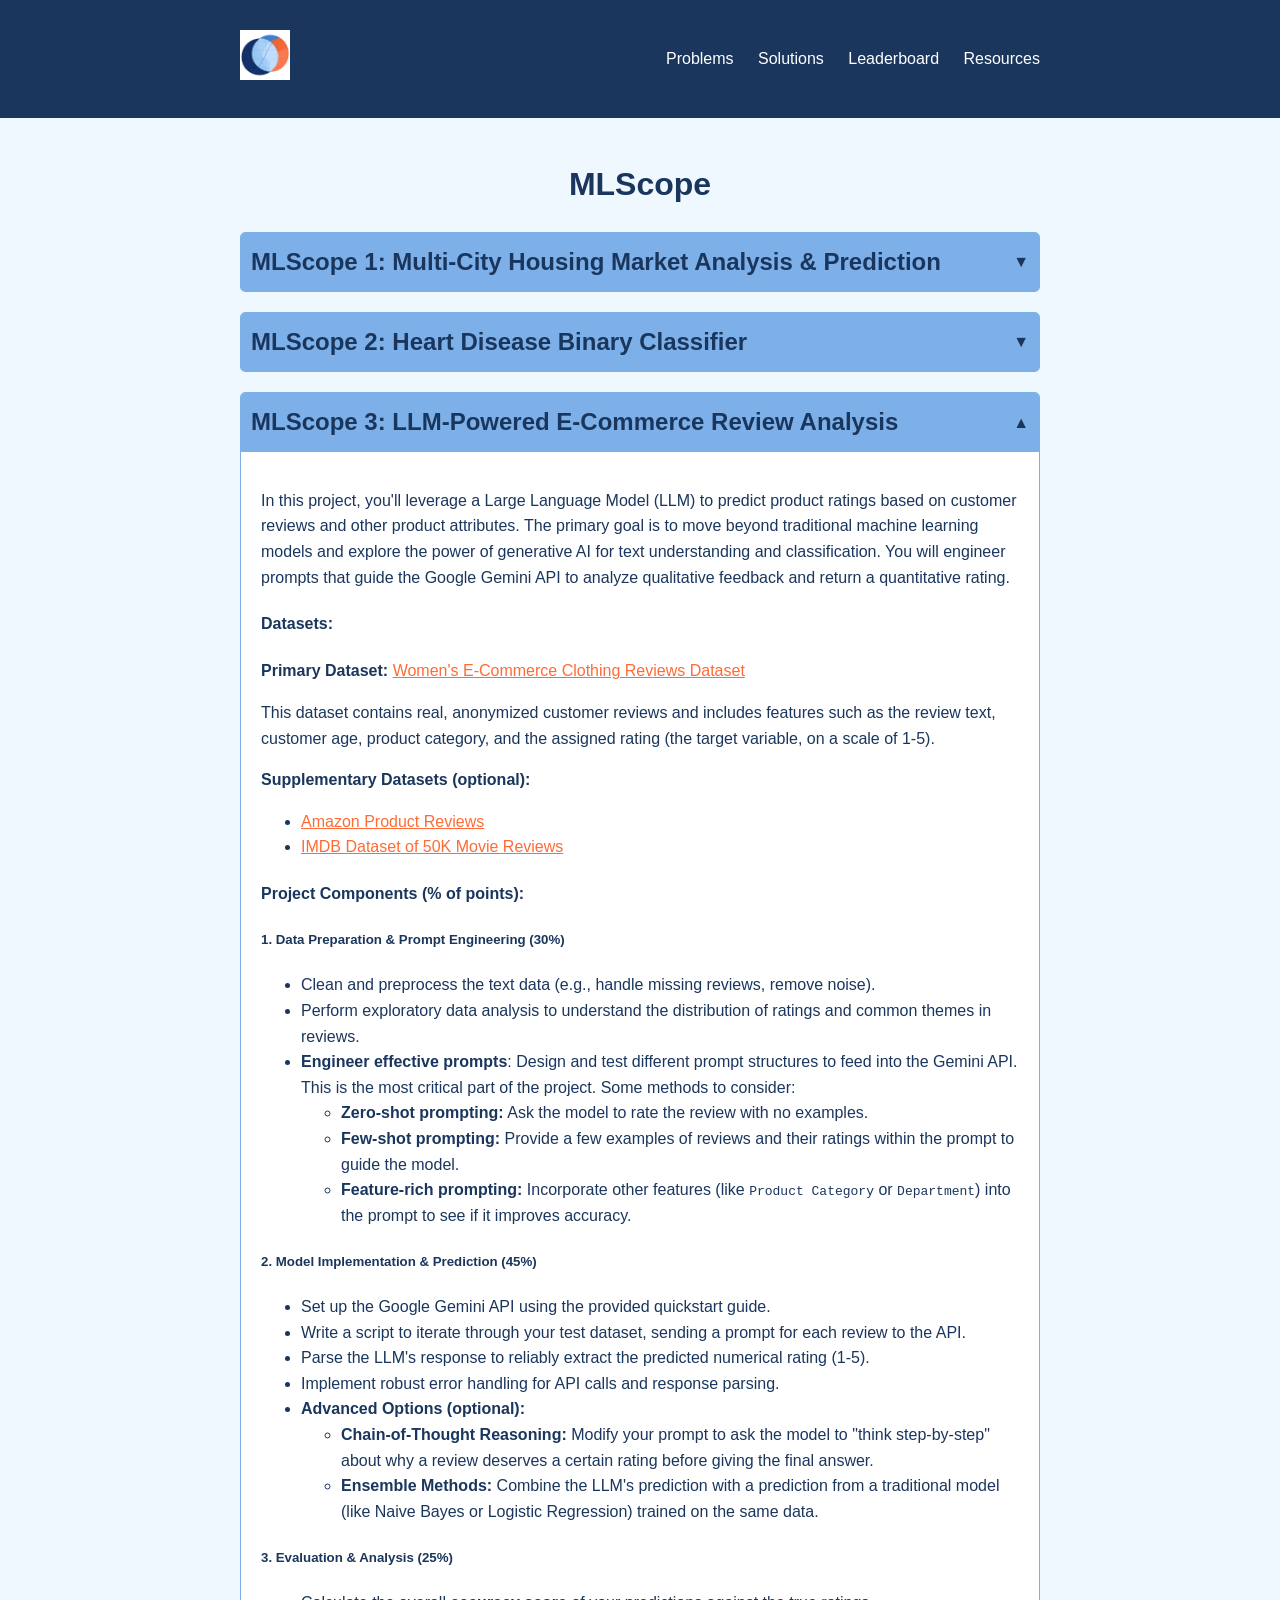
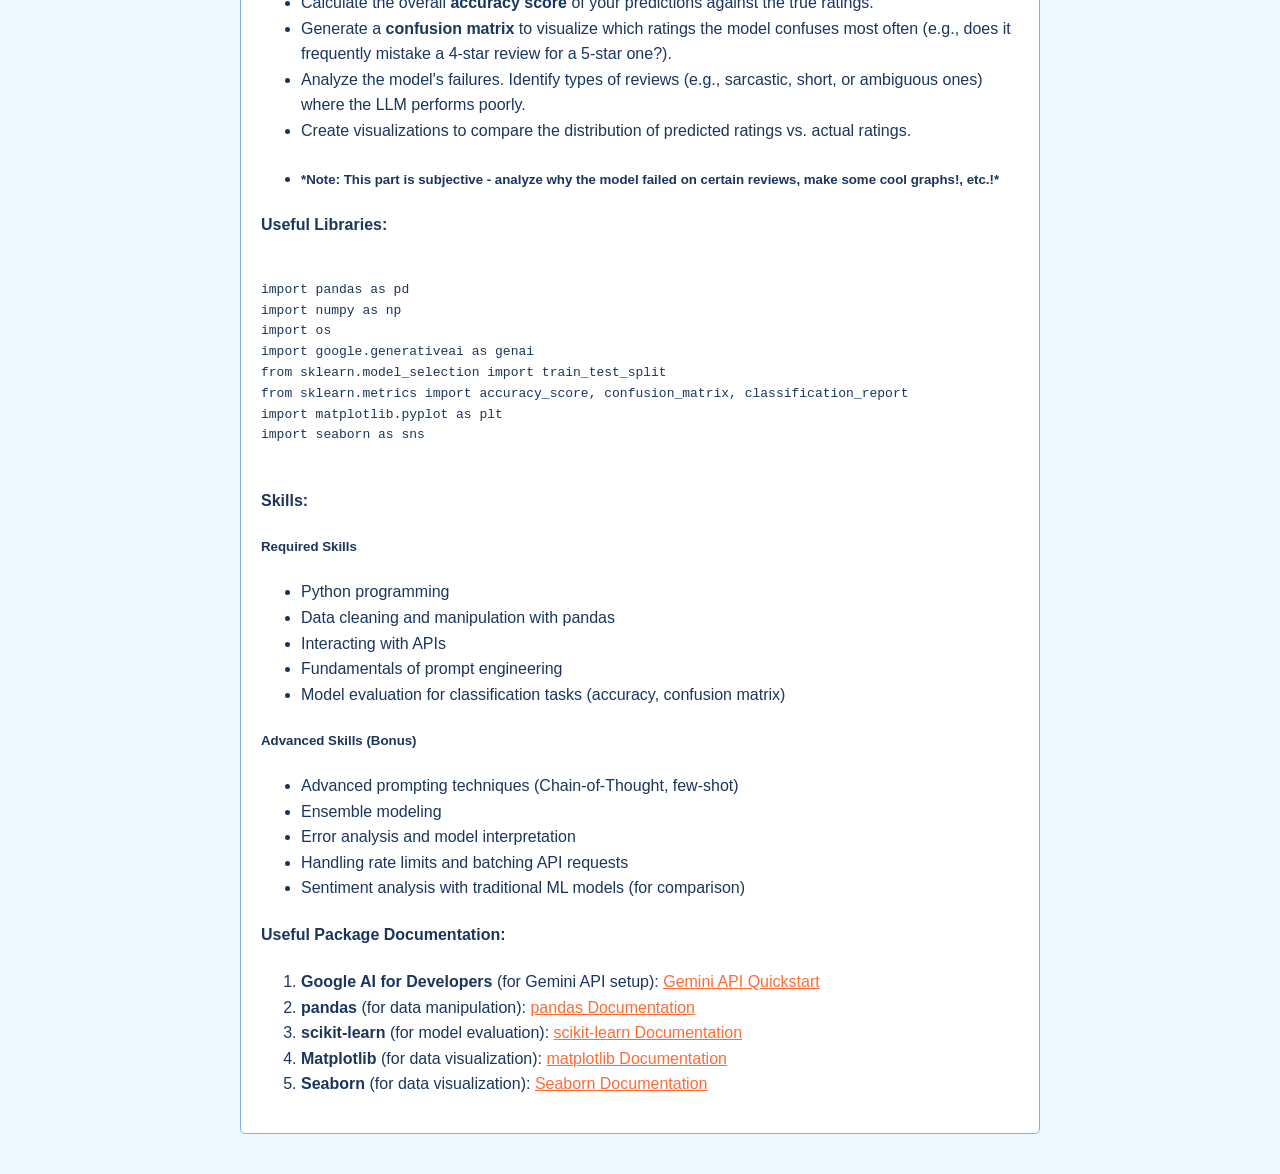
<file: index.html>
<!DOCTYPE html>
<html lang="en">
  <head>
    <meta charset="UTF-8" />
    <meta name="viewport" content="width=device-width, initial-scale=1.0" />
    <title>ML-Scope Home</title>
    <link rel="icon" type="image/x-icon" href="aida-logo.jpeg" />
    <style>
      .card {
        width: 300px;
        border-radius: 10px;
        box-shadow: 0 4px 8px rgba(0, 0, 0, 0.1);
        background-color: white;
        overflow: hidden;
        transition: transform 0.3s ease, box-shadow 0.3s ease;
      }

      .card-img {
        width: 100%;
        height: 200px;
        object-fit: cover;
      }

      .card-content {
        padding: 20px;
      }

      .card-title {
        font-size: 1.5rem;
        font-weight: bold;
        margin-bottom: 10px;
        color: #333;
      }

      .card-description {
        font-size: 1rem;
        color: #777;
        margin-bottom: 20px;
      }

      .card-button {
        display: inline-block;
        padding: 10px 20px;
        background-color: #3498db;
        color: white;
        text-decoration: none;
        border-radius: 5px;
        text-align: center;
        transition: background-color 0.3s ease;
      }

      .card-button:hover {
        background-color: #2980b9;
      }

      .card:hover {
        transform: translateY(-10px);
        box-shadow: 0 6px 12px rgba(0, 0, 0, 0.2);
      }
      :root {
        --dark-blue: #1a365d;
        --light-blue: #7db0e8;
        --orange: #ff6b35;
      }
      body {
        font-family: Arial, sans-serif;
        line-height: 1.6;
        color: var(--dark-blue);
        margin: 0;
        padding: 0;
        background-color: #f0f8ff;
      }
      .container {
        max-width: 800px;
        margin: 0 auto;
        padding: 20px;
      }
      nav {
        background-color: var(--dark-blue);
        padding: 10px 0;
        width: 100%;
      }
      nav .container {
        display: flex;
        justify-content: space-between;
        align-items: center;
      }
      .logo {
        width: 50px;
        height: 50px;
      }
      .nav-links a {
        color: white;
        text-decoration: none;
        margin-left: 20px;
      }
      .nav-links a:hover {
        color: var(--light-blue);
      }
      h1 {
        text-align: center;
        color: var(--dark-blue);
      }
      .project-container {
        border: 1px solid var(--light-blue);
        margin-bottom: 20px;
        border-radius: 5px;
        overflow: hidden;
        background-color: white;
      }
      .project-header {
        background-color: var(--light-blue);
        padding: 10px;
        cursor: pointer;
        display: flex;
        justify-content: space-between;
        align-items: center;
        transition: background-color 0.3s ease;
      }
      .project-header:hover {
        background-color: #6a9fd4;
      }
      .project-header h2 {
        margin: 0;
        color: var(--dark-blue);
      }
      .project-content {
        display: none;
        padding: 20px;
      }
      .project-content.active {
        display: block;
      }
      .toggle-icon::after {
        content: "\25BC";
        color: var(--dark-blue);
      }
      .project-header.active .toggle-icon::after {
        content: "\25B2";
      }
      a {
        color: var(--orange);
        text-decoration: none;
        text-decoration: underline;
      }
      a:hover {
        text-decoration: underline;
      }

      .btn {
        cursor: pointer;
        background-color: var(--orange);
        color: var(--dark-blue);
        font-weight: 700;
        border: none;
        width: 200px;
        height: 50px;
        padding: 5px;
        margin: 20px;
        transition: 0.8s;
      }
      .btn:hover {
        color: var(--orange);
        background-color: var(--dark-blue);
      }
    </style>
  </head>
  <body>
    <nav>
      <div class="container">
        <a href="index.html">
          <img src="aida-logo.jpeg" alt="Logo" class="logo" />
        </a>
        <div class="nav-links">
          <a href="index.html">Problems</a>
          <a href="solutions.html">Solutions</a>
          <a href="leaderboard.html">Leaderboard</a>
          <a href="resources.html">Resources</a>
        </div>
      </div>
    </nav>

    <div class="container">
      <h1>MLScope</h1>
      <!-- <center>
        <a target="_blank" href="https://forms.gle/nuFhZQGWQeMPb11t8"
          ><button class="btn">Challenge 2 Submission</button></a
        >
      </center> -->
      <div id="content"></div>
    </div>
    <!-- <center>
      <div class="card">
        <img src="aida-logo.jpeg" alt="Image" class="card-img" />
        <div class="card-content">
          <h3 class="card-title">Welcome to SigAida for Spring 2025!</h3>
          <p class="card-description">Problems to be released soon!</p>
          <a
            target="_blank"
            href="https://docs.google.com/presentation/d/12lF7_MIpwJHRxNBcHVJDx2PAkXy9FHm-A2v9gMwLUwo/edit?usp=sharing"
            class="card-button"
            >Learn More</a
          >
        </div>
      </div>
    </center> -->
    <script>
      // const problemsData = [
      //   {
      //     project: 1,
      //     title: "House Price Prediction",
      //     content: `
      //               <p>In this task, the goal is to predict house prices in King County using a regression model. Given features like square footage, number of bedrooms, and location, you will utilize models to accurately estimate house prices. This involves data cleaning, model training/utilization, and model performance evaluation.</p>

      //               <h4>Dataset:</h4>
      //               <p><a href="https://www.kaggle.com/datasets/harlfoxem/housesalesprediction" target="_blank" rel="noopener noreferrer">House Sales Prediction Dataset</a></p>
      //               <p>The dataset contains house sales data from King County, Washington. It has 21,613 rows and 21 columns, covering features like price, sqft_living, bedrooms, bathrooms, waterfront, and zip code, among others. The price column is the target variable, and the other features are used to predict house prices.</p>

      //               <h4>Starter Notebook (not required to use):</h4>
      //               <p><a href="https://colab.research.google.com/drive/1yhrpIwnvJ7ExjYacx-ixmRcW09JPn2rX?usp=sharing" target="_blank" rel="noopener noreferrer">Make a Copy to Use:</a></p>

      //               <h4>Goals/tasks:</h4>
      //               <ul>
      //                   <li>Clean dataset (remove unnecessary columns from the dataset to use it for regression)</li>
      //                   <li>Train/test split</li>
      //                   <li>Set up code for training model (using library of choice)</li>
      //                   <li>Train model with hyperparameters</li>
      //                   <li>Test model against test data</li>
      //               </ul>

      //               <h4>Potential Skills:</h4>
      //               <h5>Starter</h5>
      //               <ul>
      //                   <li>Linear Regression</li>
      //                   <li>scikit-learn</li>
      //               </ul>
      //               <h5>Bonus</h5>
      //               <ul>
      //                   <li>Simple Decision Tree</li>
      //                   <li>Random Forest</li>
      //                   <li>PyTorch</li>
      //               </ul>

      //               <h4>Useful Package Documentation:</h4>
      //               <ol>
      //                   <li><strong>NumPy</strong> (for numerical computations): <a href="https://numpy.org/doc/" target="_blank" rel="noopener noreferrer">NumPy Documentation</a></li>
      //                   <li><strong>pandas</strong> (for data manipulation): <a href="https://pandas.pydata.org/docs/" target="_blank" rel="noopener noreferrer">pandas Documentation</a></li>
      //                   <li><strong>scikit-learn</strong> (for model training and evaluation): <a href="https://scikit-learn.org/stable/documentation.html" target="_blank" rel="noopener noreferrer">scikit-learn Documentation</a></li>
      //                   <li><strong>matplotlib</strong> (for data visualization): <a href="https://matplotlib.org/stable/contents.html" target="_blank" rel="noopener noreferrer">matplotlib Documentation</a></li>
      //                   <li><strong>PyTorch</strong> (for deep learning-based models): <a href="https://pytorch.org/docs/stable/index.html" target="_blank" rel="noopener noreferrer">PyTorch Documentation</a></li>
      //               </ol>
      //           `,
      //   },
      //   {
      //     project: 2,
      //     title: "Heart Disease Classifier",
      //     content: `
      //               <p>In this task, the goal is to classify whether a given patient has heart disease using a classifier model. Given features like age, sex, chest pain type, blood pressure, etc. you will utilize models to accurately predict whether or not a patient has heart disease. This involves data cleaning, model training/utilization, and model performance evaluation.</p>

      //               <h4>Dataset:</h4>
      //               <p><a href="https://www.kaggle.com/datasets/johnsmith88/heart-disease-dataset" target="_blank" rel="noopener noreferrer">Heart Disease Classifier Dataset</a></p>
      //               <p>The dataset contains heart data attributes from four medical databases (Cleveland, Hungary, Switzerland, Long Beach). It has 1026 rows and 15 columns, covering features like age, sex, chest pain type, blood pressure, among others. The target column is the target variable, where 1 = heart disease and 0 = no heart disease. For a full breakdown, you can view the kaggle description of the dataset.</p>

      //               <h4>Starter Notebook (not required to use):</h4>
      //               <p><a href="https://colab.research.google.com/drive/1oYpGxTEJN3fo4RInWTGrQIvfUrXqW67I?usp=sharing" target="_blank" rel="noopener noreferrer">Make a Copy to Use</a></p>

      //               <h4>Goals/tasks:</h4>
      //               <ul>
      //                   <li>Clean dataset (remove unnecessary columns from the dataset to use it for classification)</li>
      //                   <li>Train/test split</li>
      //                   <li>Set up code for training model (using library of choice)</li>
      //                   <li>Train model with hyperparameters</li>
      //                   <li>Test model against test data</li>
      //               </ul>

      //               <h4>Potential Skills:</h4>
      //               <h5>Starter</h5>
      //               <ul>
      //                   <li>Logistic Regression</li>
      //                   <li>SVM</li>
      //                   <li>scikit-learn</li>
      //               </ul>
      //               <h5>Bonus</h5>
      //               <ul>
      //                   <li>Decision Tree</li>
      //                   <li>Random Forest Classifier</li>
      //                   <li>PyTorch</li>
      //                   <li>Neural Networks</li>
      //               </ul>

      //               <h4>Useful Package Documentation:</h4>
      //               <ol>
      //                   <li><strong>NumPy</strong> (for numerical computations): <a href="https://numpy.org/doc/" target="_blank" rel="noopener noreferrer">NumPy Documentation</a></li>
      //                   <li><strong>pandas</strong> (for data manipulation): <a href="https://pandas.pydata.org/docs/" target="_blank" rel="noopener noreferrer">pandas Documentation</a></li>
      //                   <li><strong>scikit-learn</strong> (for model training and evaluation): <a href="https://scikit-learn.org/stable/documentation.html" target="_blank" rel="noopener noreferrer">scikit-learn Documentation</a></li>
      //                   <li><strong>matplotlib</strong> (for data visualization): <a href="https://matplotlib.org/stable/contents.html" target="_blank" rel="noopener noreferrer">matplotlib Documentation</a></li>
      //                   <li><strong>PyTorch</strong> (for deep learning-based models): <a href="https://pytorch.org/docs/stable/index.html" target="_blank" rel="noopener noreferrer">PyTorch Documentation</a></li>
      //               </ol>
      //           `,
      //   },
      //   {
      //     project: 3,
      //     title: "Benchmarking LLMs Against a Baseline Dataset",
      //     content: `
      //               <p>This project explores the crucial task of benchmarking Large Language Models (LLMs) against a baseline dataset. The goal is to evaluate LLM performance and analyze the impact of design choices and parameter tuning on model accuracy. By systematically comparing LLMs to a baseline, participants can gain insights into their strengths, weaknesses, and overall capabilities, aiding in selecting the most suitable LLM for specific applications.</p>

      //               <h4>Dataset:</h4>
      //               <p><a href="https://huggingface.co/datasets/gsm8k" target="_blank" rel="noopener noreferrer">GSM8K Dataset</a></p>
      //               <p>The GSM8K dataset consists of 8,000 high-quality grade school math problems specifically designed to test LLM reasoning capabilities. The "main" version of the dataset is divided into train and test splits, with the test split containing 1,319 problems. Each problem contains a question and an answer in text format, and the challenge is to produce the correct numerical answer. The test split will be used for evaluating LLM performance.</p>

      //               <h4>Starter Notebook:</h4>
      //               <p><a href="https://colab.research.google.com/drive/1xWtiFpSRIUGO1a_24T1e_PtDQCEf-haF?usp=sharing" target="_blank" rel="noopener noreferrer">Make a Copy to Use</a></p>

      //               <h4>Goals/tasks:</h4>
      //               <ul>
      //                   <li>Set up API calls to interact with a given LLM model (LLaMa-3-8B)</li>
      //                   <li>Explore different prompt engineering techniques</li>
      //                   <li>Adjust model parameters and settings to optimize performance</li>
      //                   <li>Evaluate the model against the test dataset</li>
      //                   <li>Calculate the final accuracy and compare against the baseline</li>
      //               </ul>

      //               <h4>Potential Skills:</h4>
      //               <h5>Starter</h5>
      //               <ul>
      //                   <li>Prompt Engineering</li>
      //                   <li>API Integration</li>
      //                   <li>Text Normalization and Cleaning</li>
      //               </ul>
      //               <h5>Bonus</h5>
      //               <ul>
      //                   <li>Advanced Parameter Tuning</li>
      //                   <li>Exploring Different LLM Architectures</li>
      //                   <li>Evaluation and Analysis Techniques</li>
      //               </ul>

      //               <h4>Useful Package Documentation:</h4>
      //               <ol>
      //                   <li><strong>transformers</strong> (for LLM model interactions): <a href="https://huggingface.co/docs/transformers/index" target="_blank" rel="noopener noreferrer">Transformers Documentation</a></li>
      //                   <li><strong>datasets</strong> (for dataset loading and management): <a href="https://huggingface.co/docs/datasets/index" target="_blank" rel="noopener noreferrer">Datasets Documentation</a></li>
      //                   <li><strong>Replicate</strong> (for model hosting and API calls): <a href="https://replicate.com/docs/reference/http" target="_blank" rel="noopener noreferrer">Replicate Documentation</a></li>
      //                   <li><strong>re</strong> (for text processing): <a href="https://docs.python.org/3/library/re.html" target="_blank" rel="noopener noreferrer">Python re Documentation</a></li>
      //               </ol>
      //           `,
      //   },
      //   {
      //     project: 4,
      //     title: "MNIST Digit Classification",
      //     content: `
      //       <p>In this challenge, you'll work with the classic MNIST dataset to create a digit classification model. Beyond basic classification, you can tackle additional advanced challenges to enhance your model's capabilities and earn bonus points.</p>

      //       <h4>Dataset:</h4>
      //       <p><a href="https://www.tensorflow.org/api_docs/python/tf/keras/datasets/mnist/load_data" target="_blank" rel="noopener noreferrer">MNIST Dataset</a> (no need to specifiy 'path' parameter)</p>
      //       <p>The MNIST database contains 60,000 training images and 10,000 testing images of handwritten digits. Each image is a 28x28 grayscale image of a single digit (0-9). This is a great dataset for learning the basics of neural networks and image classification.</p>

      //       <h4>Starter Notebook (not required to use):</h4>
      //       <p><a href="https://colab.research.google.com/drive/1zm01NpRwq4j2tQuqCDW70sUFzp5r6XKW?usp=sharing" target="_blank" rel="noopener noreferrer">Make a Copy to Use</a></p>

      //       <h4>Basic Goals/tasks:</h4>
      //       <ul>
      //           <li>Load and preprocess the MNIST dataset</li>
      //           <li>Design and implement a neural network architecture</li>
      //           <li>Train the model with appropriate hyperparameters</li>
      //           <li>Evaluate model performance on the test set</li>
      //           <li>Visualize results and confusion matrix</li>
      //       </ul>

      //       <h4>[Optional]: Bonus Challenges (Choose any or do your own):</h4>
      //       <h5>1. Confidence Scoring and Uncertainty</h5>
      //       <ul>
      //           <li>Implement confidence scoring for predictions</li>
      //           <li>Visualize prediction uncertainty</li>
      //           <li>Analyze cases with low confidence scores</li>
      //       </ul>

      //       <h5>2. Sequential Digits Recognition</h5>
      //       <ul>
      //           <li>Create synthetic sequences from MNIST digits (for example: 123 or 38183)</li>
      //           <li>Implement RNN/LSTM architecture for sequence recognition</li>
      //           <li>Train and evaluate on multi-digit sequences</li>
      //       </ul>

      //       <h5>3. Image-to-Equation Conversion</h5>
      //       <ul>
      //           <li>Generate simple mathematical equations using MNIST digits</li>
      //           <li>Develop a pipeline to recognize and parse equations</li>
      //           <li>Implement equation solving functionality</li>
      //       </ul>

      //       <h5>4. Stylized MNIST Digits</h5>
      //       <ul>
      //           <li>Apply various transformations to MNIST digits (rotations, noise addition, etc.)</li>
      //           <li>Train model on augmented dataset</li>
      //           <li>Evaluate robustness to different styles and transformations</li>
      //       </ul>

      //       <h4>Potential Skills:</h4>
      //       <h5>Starter</h5>
      //       <ul>
      //           <li>Convolutional Neural Networks (CNNs)</li>
      //           <li>PyTorch or TensorFlow</li>
      //           <li>Basic Image Processing</li>
      //       </ul>
      //       <h5>Bonus</h5>
      //       <ul>
      //           <li>RNNs/LSTMs</li>
      //           <li>Data Augmentation</li>
      //           <li>Uncertainty Estimation</li>
      //           <li>Advanced Architecture Design</li>
      //       </ul>

      //       <h4>Useful Package Documentation:</h4>
      //       <ol>
      //           <li><strong>PyTorch</strong>: <a href="https://pytorch.org/docs/stable/index.html" target="_blank" rel="noopener noreferrer">PyTorch Documentation</a></li>
      //           <li><strong>TensorFlow</strong>: <a href="https://www.tensorflow.org/api_docs" target="_blank" rel="noopener noreferrer">TensorFlow Documentation</a></li>
      //           <li><strong>OpenCV</strong>: <a href="https://docs.opencv.org/4.x/" target="_blank" rel="noopener noreferrer">OpenCV Documentation</a></li>
      //           <li><strong>scikit-learn</strong>: <a href="https://scikit-learn.org/stable/documentation.html" target="_blank" rel="noopener noreferrer">scikit-learn Documentation</a></li>
      //       </ol>
      //     `,
      //   },
      // ];
      const problemsData = [
        {
          project: 1,
          title: "Multi-City Housing Market Analysis & Prediction",
          content: `
        <p>In this comprehensive project, you'll analyze and predict housing prices across multiple major US metropolitan areas using advanced regression techniques. The goal is to not only predict prices but also understand market trends, identify key value drivers, and develop insights for real estate investment decisions.</p>

        <h4>Datasets:</h4>
        <p><strong>Primary Dataset:</strong> <a href="https://scikit-learn.org/stable/datasets/real_world.html#california-housing-dataset" target="_blank" rel="noopener noreferrer">California Housing Dataset</a></p>
        <p>Contains housing data from California districts with features including median income, housing median age, average rooms, population, etc.</p>
        
        <p><strong>Supplementary Datasets (optional):</strong></p>
        <ul>
            <li><a href="https://www.zillow.com/research/data/" target="_blank" rel="noopener noreferrer">Zillow Research Data</a></li>
            <li><a href="https://www.census.gov/housing/hvs/data/index.html" target="_blank" rel="noopener noreferrer">US Census Housing Data</a></li>
        </ul>

        <h4>Project Components (% of points):</h4>
        <h5>1. Data Preparation & Analysis (25%)</h5>
        <ul>
            <li>Clean and preprocess multiple datasets</li>
            <li>Handle missing values and outliers</li>
            <li>Feature engineering:
                <ul>
                    <li>Create new features (price per sq ft, age of house categories)</li>
                    <li>Generate location-based features (distance to amenities)</li>
                    <li>Develop economic indicators (price-to-rent ratio)</li>
                </ul>
            </li>
            <li>Perform exploratory data analysis with visualizations</li>
        </ul>

        <h5>2. Model Development (45%)</h5>
        <ul>
            <li>Options for implementing models:
                <ul>
                    <li>Linear Regression (baseline)</li>
                    <li>Random Forest</li>
                    <li>Gradient Boosting (XGBoost/LightGBM)</li>
                    <li>Neural Network (optional)</li>
                </ul>
            </li>
            <li>Feature selection and importance analysis</li>
            <li>Cross-validation strategy</li>
            <li>Hyperparameter optimization</li>
        </ul>

        <h5>3. Market Analysis/Data Visualization (30%)</h5>
        <ul>
            <li>Segment markets by geographic regions</li>
            <li>Analyze price trends over time</li>
            <li>Identify key value drivers by region</li>
            <li>Create market health indicators</li>
            <li>Build interactive visualizations</li>
            <h5>*Note: This part is subjective - visualize data, trends, make some cool graphs!, etc. </h5>

        </ul>

        

        <h4>Required Libraries:</h4>
        <pre><code>
import pandas as pd
import numpy as np
import sklearn
import matplotlib.pyplot as plt
        </code></pre>

        <h4>Skills:</h4>
        <h5>Required Skills</h5>
        <ul>
            <li>Python programming</li>
            <li>Data cleaning and preprocessing</li>
            <li>Statistical analysis</li>
            <li>Machine learning fundamentals</li>
            <li>Data visualization</li>
        </ul>

        <h5>Advanced Skills (Bonus)</h5>
        <ul>
            <li>Advanced regression models</li>
            <li>Time series analysis</li>
            <li>Deep learning</li>
        </ul>

        

        <h4>Useful Package Documentation:</h4>
        <ol>
            <li><strong>pandas</strong> (for data manipulation): <a href="https://pandas.pydata.org/docs/" target="_blank" rel="noopener noreferrer">pandas Documentation</a></li>
            <li><strong>scikit-learn</strong> (for model training): <a href="https://scikit-learn.org/stable/documentation.html" target="_blank" rel="noopener noreferrer">scikit-learn Documentation</a></li>
            <li><strong>XGBoost</strong> (for gradient boosting): <a href="https://xgboost.readthedocs.io/" target="_blank" rel="noopener noreferrer">XGBoost Documentation</a></li>
        </ol>
    `,
        },
        {
          project: 2,
          title: "Heart Disease Binary Classifier",
          content: `
                 <p>In this comprehensive project, you'll build an advanced heart disease prediction system using classification algorithms. The goal is to accurately predict the presence of heart disease while understanding key risk factors, developing interpretable models, and creating an interactive system that could potentially aid medical professionals.</p>

        <p><strong>Primary Dataset:</strong> <a href="https://www.kaggle.com/datasets/johnsmith88/heart-disease-dataset" target="_blank" rel="noopener noreferrer">Heart Disease Classifier Dataset</a></p>
        <p>The dataset contains heart data attributes from four medical databases (Cleveland, Hungary, Switzerland, Long Beach). It has 1026 rows and 15 columns, covering features like age, sex, chest pain type, blood pressure, among others. The target column is the target variable, where 1 = heart disease and 0 = no heart disease.</p>

        <p><strong>Supplementary Datasets (optional):</strong></p>
        <ul>
            <li><a href="https://www.kaggle.com/datasets/fedesoriano/heart-failure-prediction" target="_blank" rel="noopener noreferrer">Heart Failure Prediction Dataset</a></li>
            <li><a href="https://www.kaggle.com/datasets/sulianova/cardiovascular-disease-dataset" target="_blank" rel="noopener noreferrer">Cardiovascular Disease Dataset</a></li>
            <li><a href="https://www.cdc.gov/nchs/fastats/heart-disease.htm" target="_blank" rel="noopener noreferrer">CDC Heart Disease Statistics</a></li>
        </ul>

        <h4>Project Components (% of points):</h4>
        <h5>1. Data Preparation & Analysis (25%)</h5>
        <ul>
            <li>Clean and preprocess the dataset</li>
            <li>Handle missing values and outliers using medical domain knowledge</li>
            <li>Feature engineering (optional):
                <ul>
                    <li>Create new features (BMI, combined risk factors)</li>
                    <li>Develop risk index scores</li>
                    <li>Normalize/standardize features appropriately</li>
                </ul>
            </li>
            <li>Perform exploratory data analysis with medical context</li>
            <li>Analyze feature correlations</li>
            <li>Apply feature selection methods</li>
            <li>Address class imbalance if present (SMOTE, class weights) (optional)</li>
        </ul>

        <h5>2. Model Development (45%)</h5>
        <ul>
            <li>Options for implementing models:
                <ul>
                    <li>Logistic Regression (baseline with regularization)</li>
                    <li>Decision Trees</li>
                    <li>Random Fores</li>
                    <li>Support Vector Machines</li>
                    <li>Gradient Boosting (XGBoost/LightGBM)</li>
                    <li>Neural Networks</li>
                </ul>
            </li>
            <li>Cross-validation strategy (stratified k-fold)</li>
            <li>Hyperparameter optimization using grid/random/Bayesian search (optional)</li>
            <li>ROC curve analysis and optimal threshold selectionn (optional)</li>
            <li>Evaluation metrics other than accuracy (sensitivity, specificity, F1-score)</li>
        </ul>

        <h5>3. Clinical Relevance (20%)</h5>
        <ul>
            <li>Analyze model performance across different demographic groups</li>
            <li>Create visualizations showing how feature values impact risk</li>
            <li>Analyze false positives and false negatives from a clinical perspective</li>
            <li><h5>*Note: This part is subjective - visualize data, patient profiles, make some cool graphs!, etc.</h5></li>
        </ul>

        <h5>4. Advanced Implementation (10%) (optional)</h5>
        <ul>
            <li>Develop a simple web application for model deployment</li>
            <li>Add confidence intervals for predictions</li>
            <li>Compare model performance with published medical studies</li>
        </ul>

        <h4>Useful Libraries:</h4>
        <pre><code>
        import pandas as pd
        import numpy as np
        import matplotlib.pyplot as plt
        import seaborn as sns
        from sklearn.model_selection import train_test_split, cross_val_score, GridSearchCV
        from sklearn.preprocessing import StandardScaler, OneHotEncoder
        from sklearn.linear_model import LogisticRegression
        from sklearn.ensemble import RandomForestClassifier, GradientBoostingClassifier
        from sklearn.svm import SVC
        from sklearn.metrics import accuracy_score, precision_score, recall_score, f1_score, roc_auc_score, confusion_matrix, classification_report
        import xgboost as xgb
        import shap
        import plotly.express as px
        </code></pre>

        <h4>Skills:</h4>
        <h5>Required Skills</h5>
        <ul>
            <li>Python programming</li>
            <li>Data cleaning and preprocessing</li>
            <li>Statistical analysis</li>
            <li>Machine learning fundamentals</li>
            <li>Classification algorithms</li>
            <li>Model evaluation techniques</li>
        </ul>

        <h5>Advanced Skills (Bonus)</h5>
        <ul>
            <li>Advanced classification models</li>
            <li>Model interpretability techniques (eg. Identify what 3 features that lead to the classification decision)</li>
            <li>Healthcare analytics</li>
            <li>Deep learning for tabular data</li>
            <li>Web application development (Flask/Streamlit)</li>
            <li>Fairness and bias analysis in healthcare models</li>
            <li>Deployment strategies for healthcare applications</li>
            <li>Feature importance visualization</li>
        </ul>

        <h4>Useful Package Documentation:</h4>
        <ol>
            <li><strong>NumPy</strong> (for numerical computations): <a href="https://numpy.org/doc/" target="_blank" rel="noopener noreferrer">NumPy Documentation</a></li>
            <li><strong>pandas</strong> (for data manipulation): <a href="https://pandas.pydata.org/docs/" target="_blank" rel="noopener noreferrer">pandas Documentation</a></li>
            <li><strong>scikit-learn</strong> (for model training and evaluation): <a href="https://scikit-learn.org/stable/documentation.html" target="_blank" rel="noopener noreferrer">scikit-learn Documentation</a></li>
            <li><strong>matplotlib</strong> (for data visualization): <a href="https://matplotlib.org/stable/contents.html" target="_blank" rel="noopener noreferrer">matplotlib Documentation</a></li>
            <li><strong>XGBoost</strong> (for gradient boosting): <a href="https://xgboost.readthedocs.io/" target="_blank" rel="noopener noreferrer">XGBoost Documentation</a></li>
            <li><strong>SHAP</strong> (for model interpretability): <a href="https://shap.readthedocs.io/" target="_blank" rel="noopener noreferrer">SHAP Documentation</a></li>
            <li><strong>Streamlit</strong> (for creating dashboards): <a href="https://docs.streamlit.io/" target="_blank" rel="noopener noreferrer">Streamlit Documentation</a></li>
            <li><strong>Plotly</strong> (for interactive visualizations): <a href="https://plotly.com/python/" target="_blank" rel="noopener noreferrer">Plotly Documentation</a></li>
            <li><strong>Flask</strong> (for web applications): <a href="https://flask.palletsprojects.com/" target="_blank" rel="noopener noreferrer">Flask Documentation</a></li>
        </ol>
                 `,
        },
        {
          project: 3,
          title: "LLM-Powered E-Commerce Review Analysis",
          content: `
    <p>In this project, you'll leverage a Large Language Model (LLM) to predict product ratings based on customer reviews and other product attributes. The primary goal is to move beyond traditional machine learning models and explore the power of generative AI for text understanding and classification. You will engineer prompts that guide the Google Gemini API to analyze qualitative feedback and return a quantitative rating.</p>

    <h4>Datasets:</h4>
    <p><strong>Primary Dataset:</strong> <a href="https://www.kaggle.com/datasets/nicapotato/womens-ecommerce-clothing-reviews" target="_blank" rel="noopener noreferrer">Women's E-Commerce Clothing Reviews Dataset</a></p>
    <p>This dataset contains real, anonymized customer reviews and includes features such as the review text, customer age, product category, and the assigned rating (the target variable, on a scale of 1-5).</p>
    
    <p><strong>Supplementary Datasets (optional):</strong></p>
    <ul>
        <li><a href="https://www.kaggle.com/datasets/datafiniti/consumer-reviews-of-amazon-products" target="_blank" rel="noopener noreferrer">Amazon Product Reviews</a></li>
        <li><a href="https://www.kaggle.com/datasets/lakshmi25npathi/imdb-dataset-of-50k-movie-reviews" target="_blank" rel="noopener noreferrer">IMDB Dataset of 50K Movie Reviews</a></li>
    </ul>

    <h4>Project Components (% of points):</h4>
    <h5>1. Data Preparation & Prompt Engineering (30%)</h5>
    <ul>
        <li>Clean and preprocess the text data (e.g., handle missing reviews, remove noise).</li>
        <li>Perform exploratory data analysis to understand the distribution of ratings and common themes in reviews.</li>
        <li><strong>Engineer effective prompts</strong>: Design and test different prompt structures to feed into the Gemini API. This is the most critical part of the project. Some methods to consider:
            <ul>
                <li><strong>Zero-shot prompting:</strong> Ask the model to rate the review with no examples.</li>
                <li><strong>Few-shot prompting:</strong> Provide a few examples of reviews and their ratings within the prompt to guide the model.</li>
                <li><strong>Feature-rich prompting:</strong> Incorporate other features (like <code>Product Category</code> or <code>Department</code>) into the prompt to see if it improves accuracy.</li>
            </ul>
        </li>
    </ul>

    <h5>2. Model Implementation & Prediction (45%)</h5>
    <ul>
        <li>Set up the Google Gemini API using the provided quickstart guide.</li>
        <li>Write a script to iterate through your test dataset, sending a prompt for each review to the API.</li>
        <li>Parse the LLM's response to reliably extract the predicted numerical rating (1-5).</li>
        <li>Implement robust error handling for API calls and response parsing.</li>
        <li><strong>Advanced Options (optional):</strong>
            <ul>
                <li><strong>Chain-of-Thought Reasoning:</strong> Modify your prompt to ask the model to "think step-by-step" about why a review deserves a certain rating before giving the final answer.</li>
                <li><strong>Ensemble Methods:</strong> Combine the LLM's prediction with a prediction from a traditional model (like Naive Bayes or Logistic Regression) trained on the same data.</li>
            </ul>
        </li>
    </ul>

    <h5>3. Evaluation & Analysis (25%)</h5>
    <ul>
        <li>Calculate the overall <strong>accuracy score</strong> of your predictions against the true ratings.</li>
        <li>Generate a <strong>confusion matrix</strong> to visualize which ratings the model confuses most often (e.g., does it frequently mistake a 4-star review for a 5-star one?).</li>
        <li>Analyze the model's failures. Identify types of reviews (e.g., sarcastic, short, or ambiguous ones) where the LLM performs poorly.</li>
        <li>Create visualizations to compare the distribution of predicted ratings vs. actual ratings.</li>
        <li><h5>*Note: This part is subjective - analyze why the model failed on certain reviews, make some cool graphs!, etc.!*</h5></li>
    </ul>

    <h4>Useful Libraries:</h4>
    <pre><code>
import pandas as pd
import numpy as np
import os
import google.generativeai as genai
from sklearn.model_selection import train_test_split
from sklearn.metrics import accuracy_score, confusion_matrix, classification_report
import matplotlib.pyplot as plt
import seaborn as sns
    </code></pre>

    <h4>Skills:</h4>
    <h5>Required Skills</h5>
    <ul>
        <li>Python programming</li>
        <li>Data cleaning and manipulation with pandas</li>
        <li>Interacting with APIs</li>
        <li>Fundamentals of prompt engineering</li>
        <li>Model evaluation for classification tasks (accuracy, confusion matrix)</li>
    </ul>

    <h5>Advanced Skills (Bonus)</h5>
    <ul>
        <li>Advanced prompting techniques (Chain-of-Thought, few-shot)</li>
        <li>Ensemble modeling</li>
        <li>Error analysis and model interpretation</li>
        <li>Handling rate limits and batching API requests</li>
        <li>Sentiment analysis with traditional ML models (for comparison)</li>
    </ul>

    <h4>Useful Package Documentation:</h4>
    <ol>
        <li><strong>Google AI for Developers</strong> (for Gemini API setup): <a href="https://ai.google.dev/gemini-api/docs/quickstart" target="_blank" rel="noopener noreferrer">Gemini API Quickstart</a></li>
        <li><strong>pandas</strong> (for data manipulation): <a href="https://pandas.pydata.org/pandas-docs/stable/" target="_blank" rel="noopener noreferrer">pandas Documentation</a></li>
        <li><strong>scikit-learn</strong> (for model evaluation): <a href="https://scikit-learn.org/stable/documentation.html" target="_blank" rel="noopener noreferrer">scikit-learn Documentation</a></li>
        <li><strong>Matplotlib</strong> (for data visualization): <a href="https://matplotlib.org/stable/contents.html" target="_blank" rel="noopener noreferrer">matplotlib Documentation</a></li>
        <li><strong>Seaborn</strong> (for data visualization): <a href="https://seaborn.pydata.org/" target="_blank" rel="noopener noreferrer">Seaborn Documentation</a></li>
    </ol>
  `,
        },
        //         {
        //           project: 3,
        //           title: "Stock Market Prediction with Time Series Methods",
        //           content: `
        //     <p>In this challenge, you'll develop an advanced stock market prediction model using deep learning techniques like RNNs, LSTMs, while comparing them to traditional time series models like ARIMA. You'll explore feature engineering, interpretability, and the effectiveness of different approaches in predicting stock prices.</p>

        //     <h4>Datasets:</h4>
        //     <p><strong>Primary Dataset:</strong> Publicly available stock market data from:</p>
        //     <ul>
        //       <li><a href="https://finance.yahoo.com/" target="_blank" rel="noopener noreferrer">Yahoo Finance</a></li>
        //       <li><a href="https://www.quandl.com/" target="_blank" rel="noopener noreferrer">Quandl</a></li>
        //       <li><a href="https://www.alphavantage.co/" target="_blank" rel="noopener noreferrer">Alpha Vantage</a></li>
        //       <li><a href="https://www.kaggle.com/" target="_blank" rel="noopener noreferrer">Kaggle Stock Market Datasets</a></li>
        //     </ul>

        //     <h4>Supplementary Datasets (optional):</h4>
        //     <ul>
        //       <li>Public sentiment data (Twitter, Reddit, news sources)</li>
        //       <li>Economic indicators (inflation rate, interest rates, unemployment)</li>
        //       <li>Alternative data (climate effects, holiday trends)</li>
        //     </ul>

        //     <h4>Project Components (% of points):</h4>

        //     <h5>1. Data Preparation & Feature Engineering (25%)</h5>
        //     <ul>
        //       <li>Clean and preprocess stock market data</li>
        //       <li>Handle missing values, outliers, and normalize appropriately</li>
        //       <li>Feature engineering (choose at least three):
        //         <ul>
        //           <li>Volatility, moving averages, Bollinger Bands</li>
        //           <li>Fourier or Wavelet Transform of time series data</li>
        //           <li>Sentiment scores from news/social media</li>
        //           <li>Time-based features (day of the week, market open/close trends)</li>
        //           <li>Macroeconomic indicators (inflation rate, interest rates, unemployment)</li>
        //         </ul>
        //       </li>
        //       <li>Perform exploratory data analysis (EDA) with stock market insights</li>
        //       <li>Stationarity testing and transformations for time series models (optional)</li>
        //     </ul>

        //     <h5>2. Model Development & Comparison (45%)</h5>
        //     <ul>
        //       <li>Baseline Models:
        //         <ul>
        //           <li>ARIMA (or SARIMA)</li>
        //           <li>Simple Moving Average & Exponential Smoothing</li>
        //         </ul>
        //       </li>
        //       <li>Deep Learning Approaches:
        //         <ul>
        //           <li>RNN, LSTM, or GRU for stock price forecasting</li>
        //         </ul>
        //       </li>
        //       <li>Model Comparison:
        //         <ul>
        //           <li>Compare deep learning models vs. traditional models using RMSE, MAE, MAPE</li>
        //           <li>Backtesting strategy to evaluate performance on real data</li>
        //           <li>Hyperparameter tuning (Bayesian search, Grid search, etc.)</li>
        //         </ul>
        //       </li>
        //     </ul>

        //     <h5>3. Explainability & Feature Importance (20%)</h5>
        //     <ul>
        //       <li>Use SHAP, LIME, or attention mechanisms to explain model predictions</li>
        //       <li>Identify key indicators that influence stock price movements</li>
        //       <li>Analyze why simpler models may/may not outperform deep learning methods</li>
        //       <li>Visualize feature impact using SHAP plots or correlation heatmaps</li>
        //     </ul>

        //     <h5>4. Advanced Implementation (10%) (Optional)</h5>
        //     <ul>
        //       <li>Deploy your model using a simple Streamlit/Flask dashboard</li>
        //       <li>Implement a real-time data pipeline (fetch live stock data and predict)</li>
        //       <li>Develop a basic trading strategy using reinforcement learning</li>
        //       <li>Compare performance across different stock types (e.g., tech vs. commodities)</li>
        //     </ul>

        //     <h4>Required Libraries:</h4>
        //     <pre><code>
        // import pandas as pd
        // import numpy as np
        // import matplotlib.pyplot as plt
        // import seaborn as sns
        // import yfinance as yf
        // from statsmodels.tsa.arima.model import ARIMA
        // import torch
        // import torch.nn as nn
        // import torch.optim as optim
        // from tensorflow.keras.models import Sequential
        // from tensorflow.keras.layers import LSTM, Dense, Dropout
        // import shap
        // import plotly.express as px
        //     </code></pre>

        //     <h4>Skills:</h4>
        //     <h5>Required Skills</h5>
        //     <ul>
        //       <li>Python programming</li>
        //       <li>Time series analysis</li>
        //       <li>Data preprocessing</li>
        //       <li>Machine learning & deep learning fundamentals</li>
        //       <li>Model evaluation techniques</li>
        //     </ul>

        //     <h5>Advanced Skills (Bonus)</h5>
        //     <ul>
        //       <li>Stock market analysis & financial metrics</li>
        //       <li>Time series forecasting techniques (Fourier Transform, Wavelets)</li>
        //       <li>Model interpretability (SHAP, LIME, Attention)</li>
        //       <li>Reinforcement Learning for trading bots</li>
        //       <li>Web deployment (Flask/Streamlit)</li>
        //     </ul>

        //     <h4>Useful Package Documentation:</h4>
        //     <ol>
        //       <li><strong>pandas</strong> (for data manipulation): <a href="https://pandas.pydata.org/docs/" target="_blank" rel="noopener noreferrer">pandas Documentation</a></li>
        //       <li><strong>scikit-learn</strong> (for model training): <a href="https://scikit-learn.org/stable/documentation.html" target="_blank" rel="noopener noreferrer">scikit-learn Documentation</a></li>
        //       <li><strong>TensorFlow/Keras</strong> (for deep learning): <a href="https://www.tensorflow.org/guide/keras" target="_blank" rel="noopener noreferrer">Keras Documentation</a></li>
        //       <li><strong>SHAP</strong> (for model interpretability): <a href="https://shap.readthedocs.io/" target="_blank" rel="noopener noreferrer">SHAP Documentation</a></li>
        //     </ol>
        //   `,
        //         },
      ];
      const solutionsData = [];

      // const solutionsData = [
      //   {
      //     project: 1,
      //     title: "House Price Prediction Solution",
      //     content: `
      //               <p>Solutions for Project 1 will be uploaded here after the submission deadline.</p>
      //           `,
      //   },
      //
      // ];

      function createProjectElement(projectData) {
        const projectElement = document.createElement("div");
        projectElement.className = "project-container";
        projectElement.innerHTML = `
                <div class="project-header">
                    <h2>MLScope ${projectData.project}: ${projectData.title}</h2>
                    <span class="toggle-icon"></span>
                </div>
                <div class="project-content">
                    ${projectData.content}
                </div>
            `;
        return projectElement;
      }

      function toggleProject(projectHeader) {
        projectHeader.classList.toggle("active");
        const content = projectHeader.nextElementSibling;
        content.classList.toggle("active");
      }

      function loadContent(data) {
        const contentDiv = document.getElementById("content");
        contentDiv.innerHTML = "";
        data.forEach((project, index) => {
          const projectElement = createProjectElement(project);
          contentDiv.appendChild(projectElement);

          const projectHeader = projectElement.querySelector(".project-header");
          projectHeader.addEventListener("click", () =>
            toggleProject(projectHeader)
          );

          // Open the last project by default
          if (index === data.length - 1) {
            toggleProject(projectHeader);
          }
        });
      }

      // Determine which page to load based on the current URL
      const currentPage = window.location.pathname.includes("solutions.html")
        ? "solutions"
        : "problems";
      loadContent(currentPage === "solutions" ? solutionsData : problemsData);
    </script>
  </body>
</html>
</file>
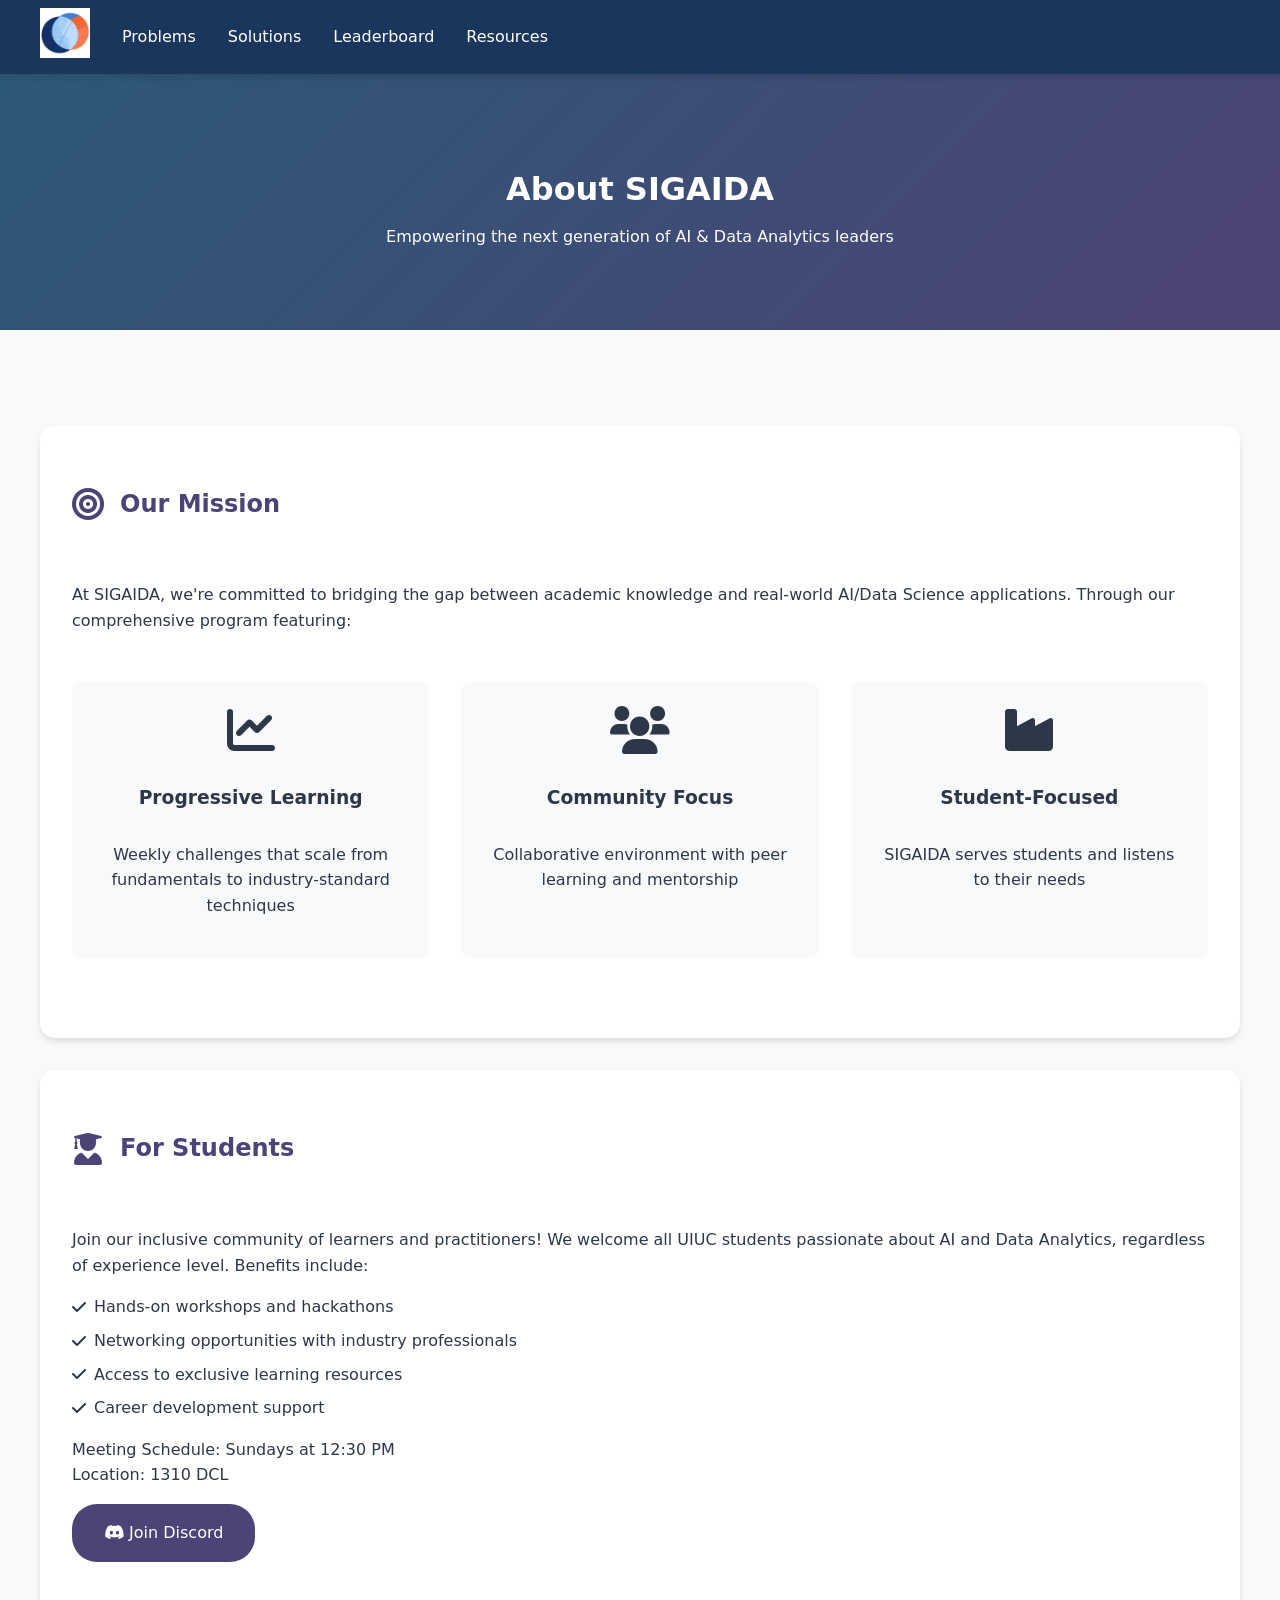
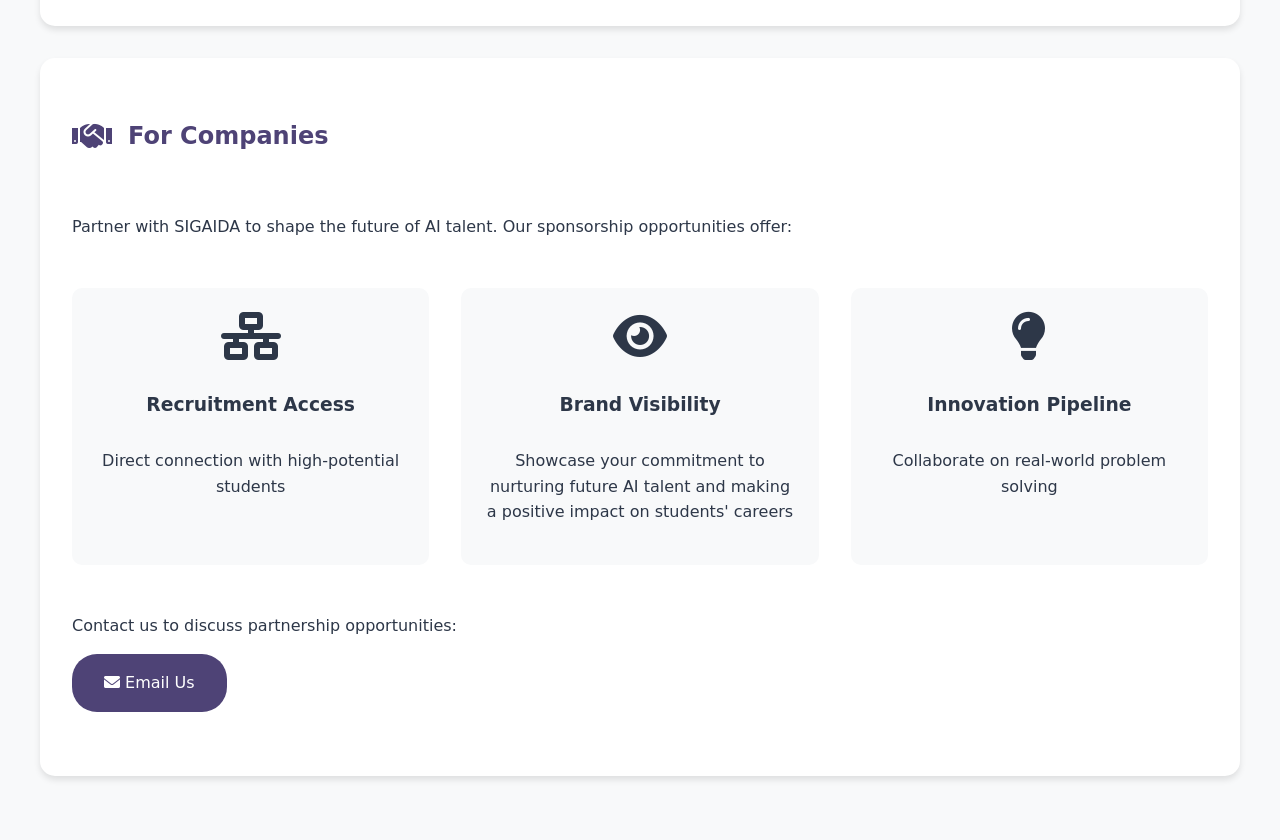
<file: about.html>
<!DOCTYPE html>
<html lang="en">
<head>
    <meta charset="UTF-8" />
    <meta name="viewport" content="width=device-width, initial-scale=1.0" />
    <title>SIGAIDA - About</title>
    <link rel="icon" type="image/x-icon" href="aida-logo.jpeg" />
    <link rel="stylesheet" href="https://cdnjs.cloudflare.com/ajax/libs/font-awesome/6.0.0/css/all.min.css">
    <link rel="stylesheet" href="styles.css">
    <style>
        /* Additional Styles */
        .hero-section {
            background: linear-gradient(135deg, #2b5876 0%, #4e4376 100%);
            color: white;
            padding: 4rem 0;
            margin-bottom: 2rem;
        }

        .about-content {
            max-width: 1200px;
            margin: 0 auto;
            padding: 2rem;
        }

        .section-card {
            background: white;
            border-radius: 15px;
            padding: 2rem;
            margin: 2rem 0;
            box-shadow: 0 4px 6px rgba(0, 0, 0, 0.1);
            transition: transform 0.3s ease;
        }

        .section-card:hover {
            transform: translateY(-5px);
        }

        .icon-header {
            display: flex;
            align-items: center;
            gap: 1rem;
            color: #4e4376;
        }

        .cta-button {
            background: #4e4376;
            color: white;
            padding: 1rem 2rem;
            border-radius: 25px;
            text-decoration: none;
            display: inline-block;
            margin: 1rem 0;
            transition: background 0.3s ease;
        }

        .cta-button:hover {
            background: #2b5876;
        }

        .value-prop-grid {
            display: grid;
            grid-template-columns: repeat(auto-fit, minmax(250px, 1fr));
            gap: 2rem;
            margin: 3rem 0;
        }

        .value-card {
            text-align: center;
            padding: 1.5rem;
            background: #f8f9fa;
            border-radius: 10px;
        }
    </style>
</head>
<body>
    <nav class="sticky-nav">
        <div class="container">
            <div class="nav-links">
            <a href="index.html">
                <img src="aida-logo.jpeg" alt="SIGAIDA Logo" class="logo" />
            </a>
                <a href="index.html">Problems</a>
                <a href="solutions.html">Solutions</a>
                <a href="leaderboard.html">Leaderboard</a>
                <a href="resources.html">Resources</a>
                <!--<a href="#contact" class="cta-button">Join Us</a>-->
            </div>
        </div>
    </nav>

    <div class="hero-section">
        <div class="container">
            <h1>About SIGAIDA</h1>
            <p class="lead">Empowering the next generation of AI & Data Analytics leaders</p>
        </div>
    </div>

    <main class="about-content">
        <section class="section-card">
            <div class="icon-header">
                <i class="fas fa-bullseye fa-2x"></i>
                <h2>Our Mission</h2>
            </div>
            <p class="highlight">
                At SIGAIDA, we're committed to bridging the gap between academic knowledge and real-world AI/Data Science applications. Through our comprehensive program featuring:
            </p>
            <div class="value-prop-grid">
                <div class="value-card">
                    <i class="fas fa-chart-line fa-3x"></i>
                    <h3>Progressive Learning</h3>
                    <p>Weekly challenges that scale from fundamentals to industry-standard techniques</p>
                </div>
                <div class="value-card">
                    <i class="fas fa-users fa-3x"></i>
                    <h3>Community Focus</h3>
                    <p>Collaborative environment with peer learning and mentorship</p>
                </div>
                <div class="value-card">
                    <i class="fas fa-industry fa-3x"></i>
                    <h3>Student-Focused</h3>
                    <p>SIGAIDA serves students and listens to their needs</p>
                </div>
            </div>
        </section>

        <section class="section-card">
            <div class="icon-header">
                <i class="fas fa-user-graduate fa-2x"></i>
                <h2>For Students</h2>
            </div>
            <p>
                Join our inclusive community of learners and practitioners! We welcome all UIUC students passionate about AI and Data Analytics, regardless of experience level. Benefits include:
            </p>
            <ul class="benefits-list">
                <li><i class="fas fa-check"></i> Hands-on workshops and hackathons</li>
                <li><i class="fas fa-check"></i> Networking opportunities with industry professionals</li>
                <li><i class="fas fa-check"></i> Access to exclusive learning resources</li>
                <li><i class="fas fa-check"></i> Career development support</li>
            </ul>
            <p>
                Meeting Schedule: Sundays at 12:30 PM<br>
                Location: 1310 DCL<br>
                <a href="https://discord.gg/baZtMrqXan" class="cta-button">
                    <i class="fab fa-discord"></i> Join Discord
                </a>
            </p>
        </section>

        <section class="section-card">
            <div class="icon-header">
                <i class="fas fa-handshake fa-2x"></i>
                <h2>For Companies</h2>
            </div>
            <p>
                Partner with SIGAIDA to shape the future of AI talent. Our sponsorship opportunities offer:
            </p>
            <div class="value-prop-grid">
                <div class="value-card">
                    <i class="fas fa-network-wired fa-3x"></i>
                    <h3>Recruitment Access</h3>
                    <p>Direct connection with high-potential students</p>
                </div>
                <div class="value-card">
                    <i class="fas fa-eye fa-3x"></i>
                    <h3>Brand Visibility</h3>
                    <p>Showcase your commitment to nurturing future AI talent and making a positive impact on students' careers</p>
                </div>
                <div class="value-card">
                    <i class="fas fa-lightbulb fa-3x"></i>
                    <h3>Innovation Pipeline</h3>
                    <p>Collaborate on real-world problem solving</p>
                </div>
            </div>
            <p>
                Contact us to discuss partnership opportunities:<br>
                <a href="mailto:handzel4@illinois.edu" class="cta-button">
                    <i class="fas fa-envelope"></i> Email Us
                </a>
            </p>
        </section>
    </main>

    <footer>
        <!-- Add footer content here -->
    </footer>
</body>
</html>
</file>
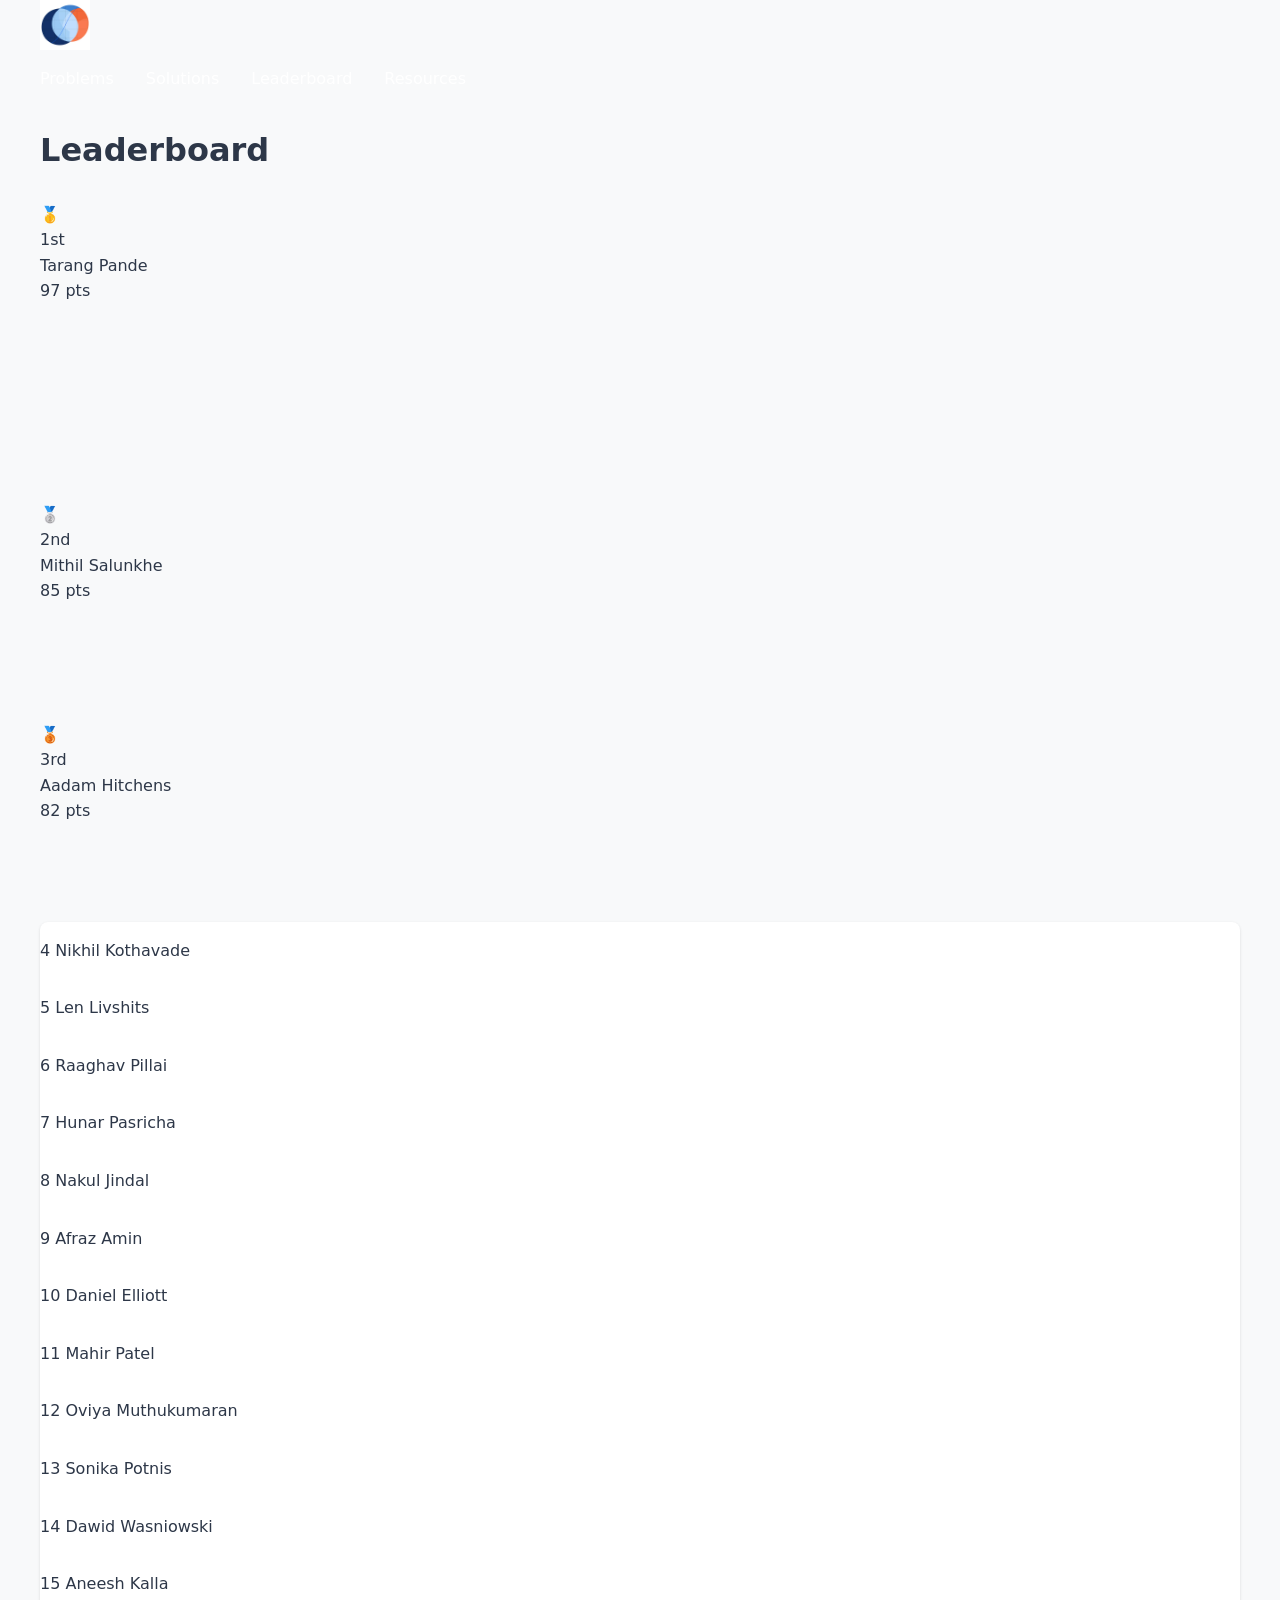
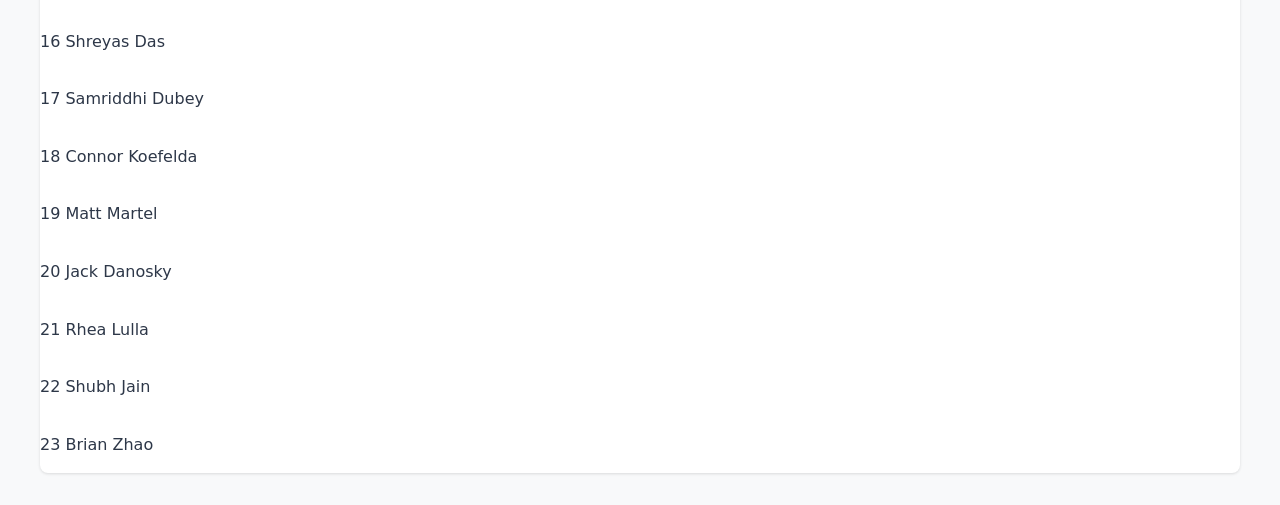
<file: leaderboard.html>
<!DOCTYPE html>
<html lang="en">
  <head>
    <meta charset="UTF-8" />
    <meta name="viewport" content="width=device-width, initial-scale=1.0" />
    <title>ML-Scope Leaderboard</title>
    <link rel="icon" type="image/x-icon" href="aida-logo.jpeg" />
    <link rel="stylesheet" href="styles.css" />
  </head>
  <body>
    <nav>
      <div class="container">
        <a href="index.html">
          <img src="aida-logo.jpeg" alt="Logo" class="logo" />
        </a>
        <div class="nav-links">
          <a href="index.html">Problems</a>
          <a href="solutions.html">Solutions</a>
          <a href="leaderboard.html">Leaderboard</a>
          <a href="resources.html">Resources</a>
        </div>
      </div>
    </nav>
    <div class="container">
      <h1>Leaderboard</h1>
      <!-- <center><h2>Could be you...</h2></center> -->
      <div id="podium" class="podium"></div>
      <div id="leaderboard" class="leaderboard"></div>
    </div>

    <script>
      const leaderboardData = [
        { name: "Tarang Pande", score: 97 },
        { name: "Mithil Salunkhe", score: 85 },
        { name: "Aadam Hitchens", score: 82 },
        { name: "Nikhil Kothavade", score: 82 },
        { name: "Len Livshits", score: 82 },
        { name: "Raaghav Pillai", score: 81 },
        { name: "Hunar Pasricha", score: 81 },
        { name: "Nakul Jindal", score: 81 },
        { name: "Afraz Amin", score: 80 },
        { name: "Daniel Elliott", score: 80 },
        { name: "Mahir Patel", score: 80 },
        { name: "Oviya Muthukumaran", score: 78 },
        { name: "Sonika Potnis", score: 78 },
        { name: "Dawid Wasniowski", score: 72 },
        { name: "Aneesh Kalla", score: 67 },
        { name: "Shreyas Das", score: 67 },
        { name: "Samriddhi Dubey", score: 67 },
        { name: "Connor Koefelda", score: 57 },
        { name: "Matt Martel", score: 57 },
        { name: "Jack Danosky", score: 57 },
        { name: "Rhea Lulla", score: 55 },
        { name: "Shubh Jain", score: 55 },
        { name: "Brian Zhao", score: 55 },
      ];
      // const leaderboardData = [];

      function createPodiumItem(rank, name, score, medal, height) {
        return `
          <div class="podium-item" style="height: ${height}px;">
            <div class="medal">${medal}</div>
            <div class="podium-rank">${rank}</div>
            <div class="podium-name">${name}</div>
            <div class="podium-points">${score} pts</div>
          </div>
        `;
      }

      function createLeaderboardItem(rank, name, score) {
        // Only show score for podium finishers (ranks 1-3)
        return `
          <div class="leaderboard-item">
            <span class="leaderboard-rank">${rank}</span>
            <span class="leaderboard-name">${name}</span>
            ${
              rank <= 3
                ? `<span class="leaderboard-points">${score} pts</span>`
                : ""
            }
          </div>
        `;
      }

      function updateLeaderboard() {
        const podium = document.getElementById("podium");
        const leaderboard = document.getElementById("leaderboard");

        // Sort by score, handling null scores
        leaderboardData.sort((a, b) => {
          if (a.score === null) return 1;
          if (b.score === null) return -1;
          return b.score - a.score;
        });

        const medals = ["🥇", "🥈", "🥉"];
        let podiumHTML = "";

        // Find min and max scores for the podium (top 3)
        const podiumScores = leaderboardData
          .slice(0, 3)
          .map((item) => item.score);
        const maxScore = Math.max(...podiumScores);
        const minScore = Math.min(...podiumScores);

        const maxHeight = 300;
        const minHeight = 200;

        for (let i = 0; i < 3 && i < leaderboardData.length; i++) {
          const rank = ["1st", "2nd", "3rd"][i];
          const score = leaderboardData[i].score;
          // Calculate relative height
          const height =
            minHeight +
            ((score - minScore) / (maxScore - minScore)) *
              (maxHeight - minHeight);
          podiumHTML += createPodiumItem(
            rank,
            leaderboardData[i].name,
            score,
            medals[i],
            height
          );
        }
        podium.innerHTML = podiumHTML;

        let leaderboardHTML = "";
        for (let i = 3; i < leaderboardData.length; i++) {
          // Only pass score for display if this person is in top 3
          leaderboardHTML += createLeaderboardItem(
            i + 1,
            leaderboardData[i].name,
            null // No score displayed for non-podium finishers
          );
        }
        leaderboard.innerHTML = leaderboardHTML;
      }

      window.onload = updateLeaderboard;
    </script>
  </body>
</html>
</file>
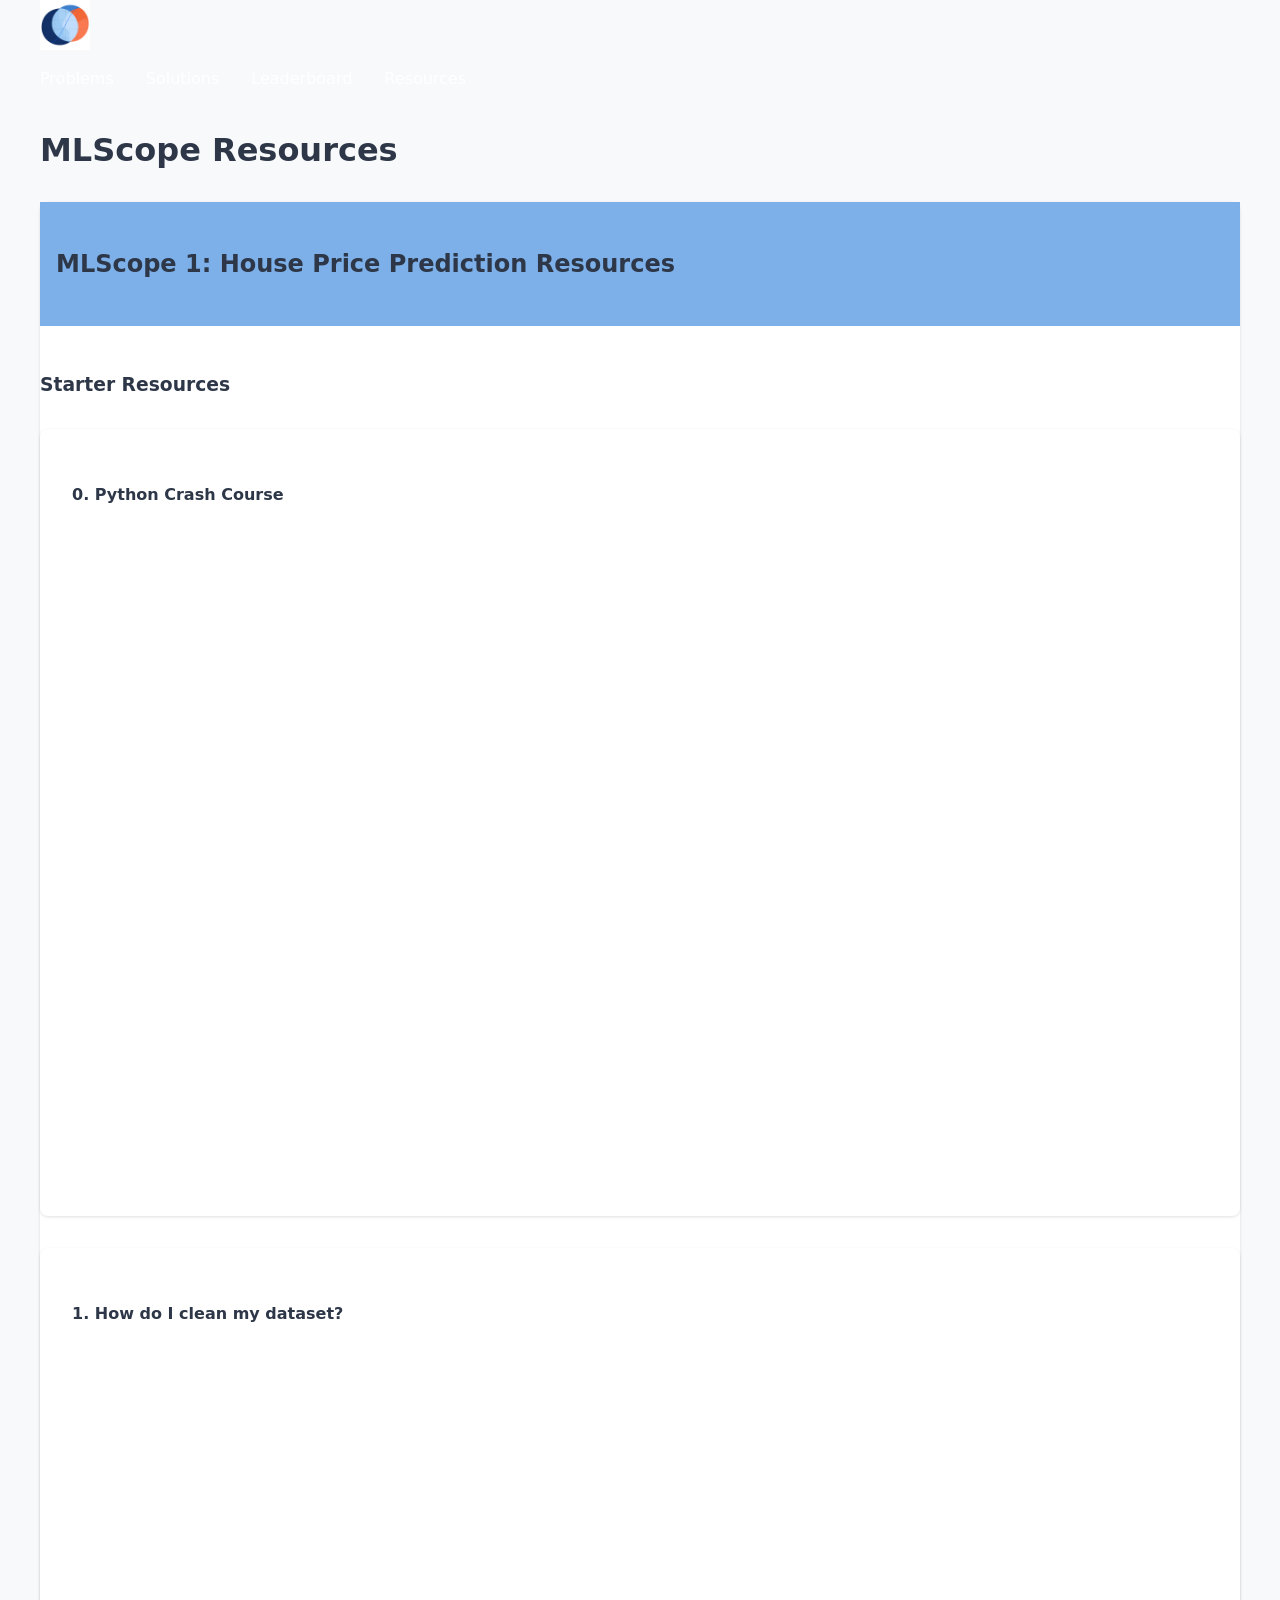
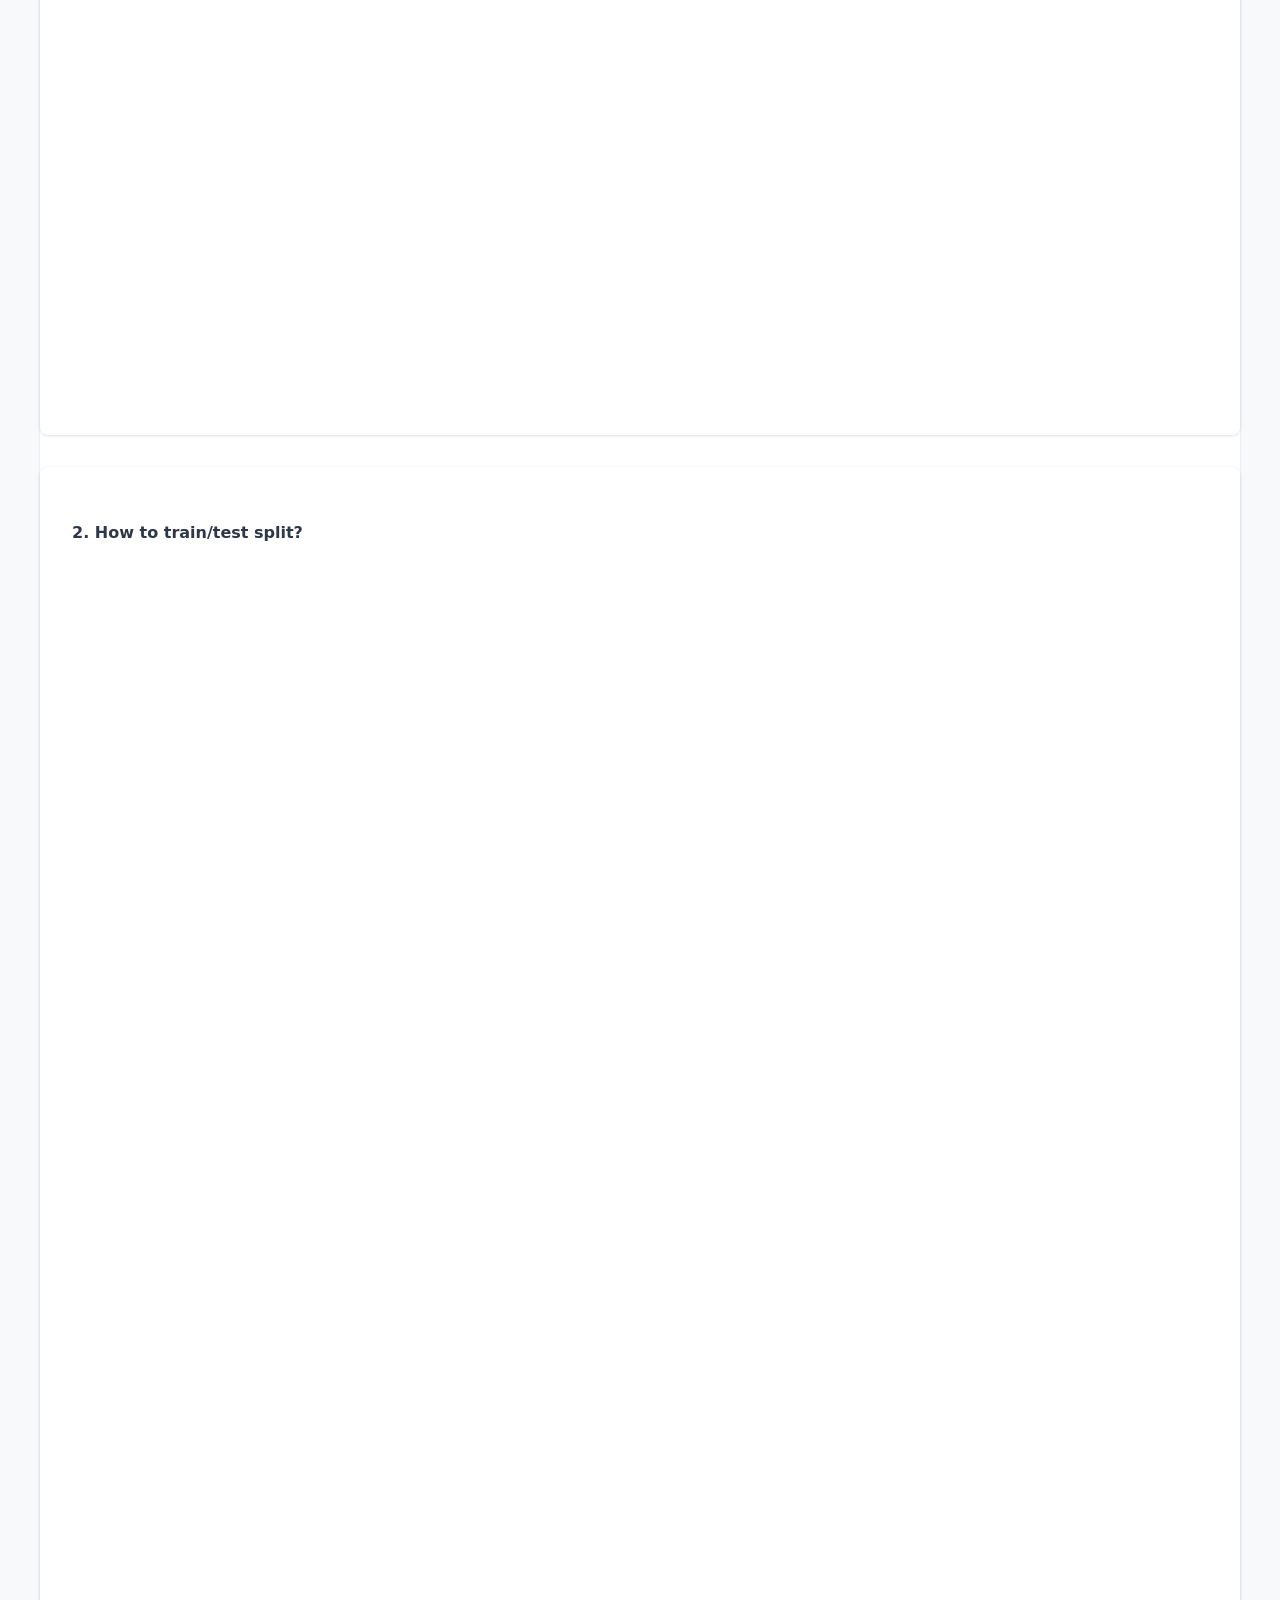
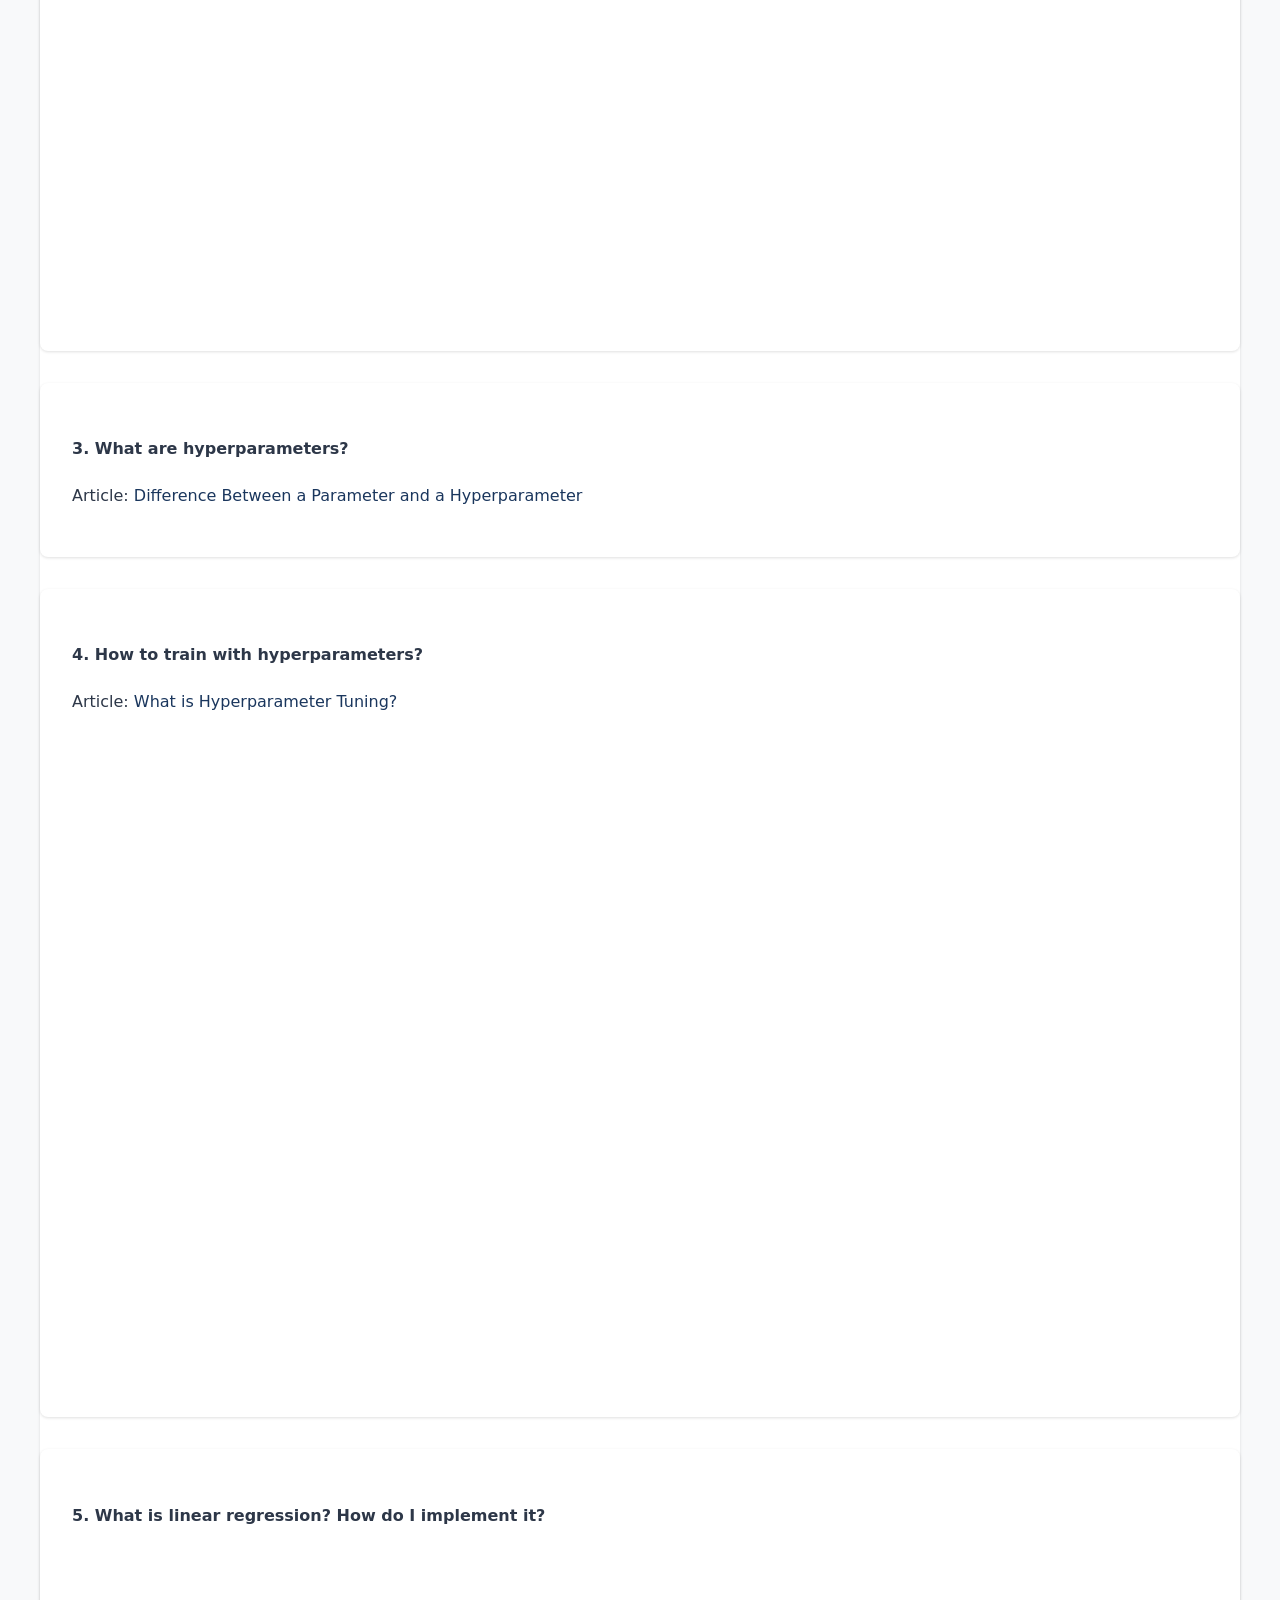
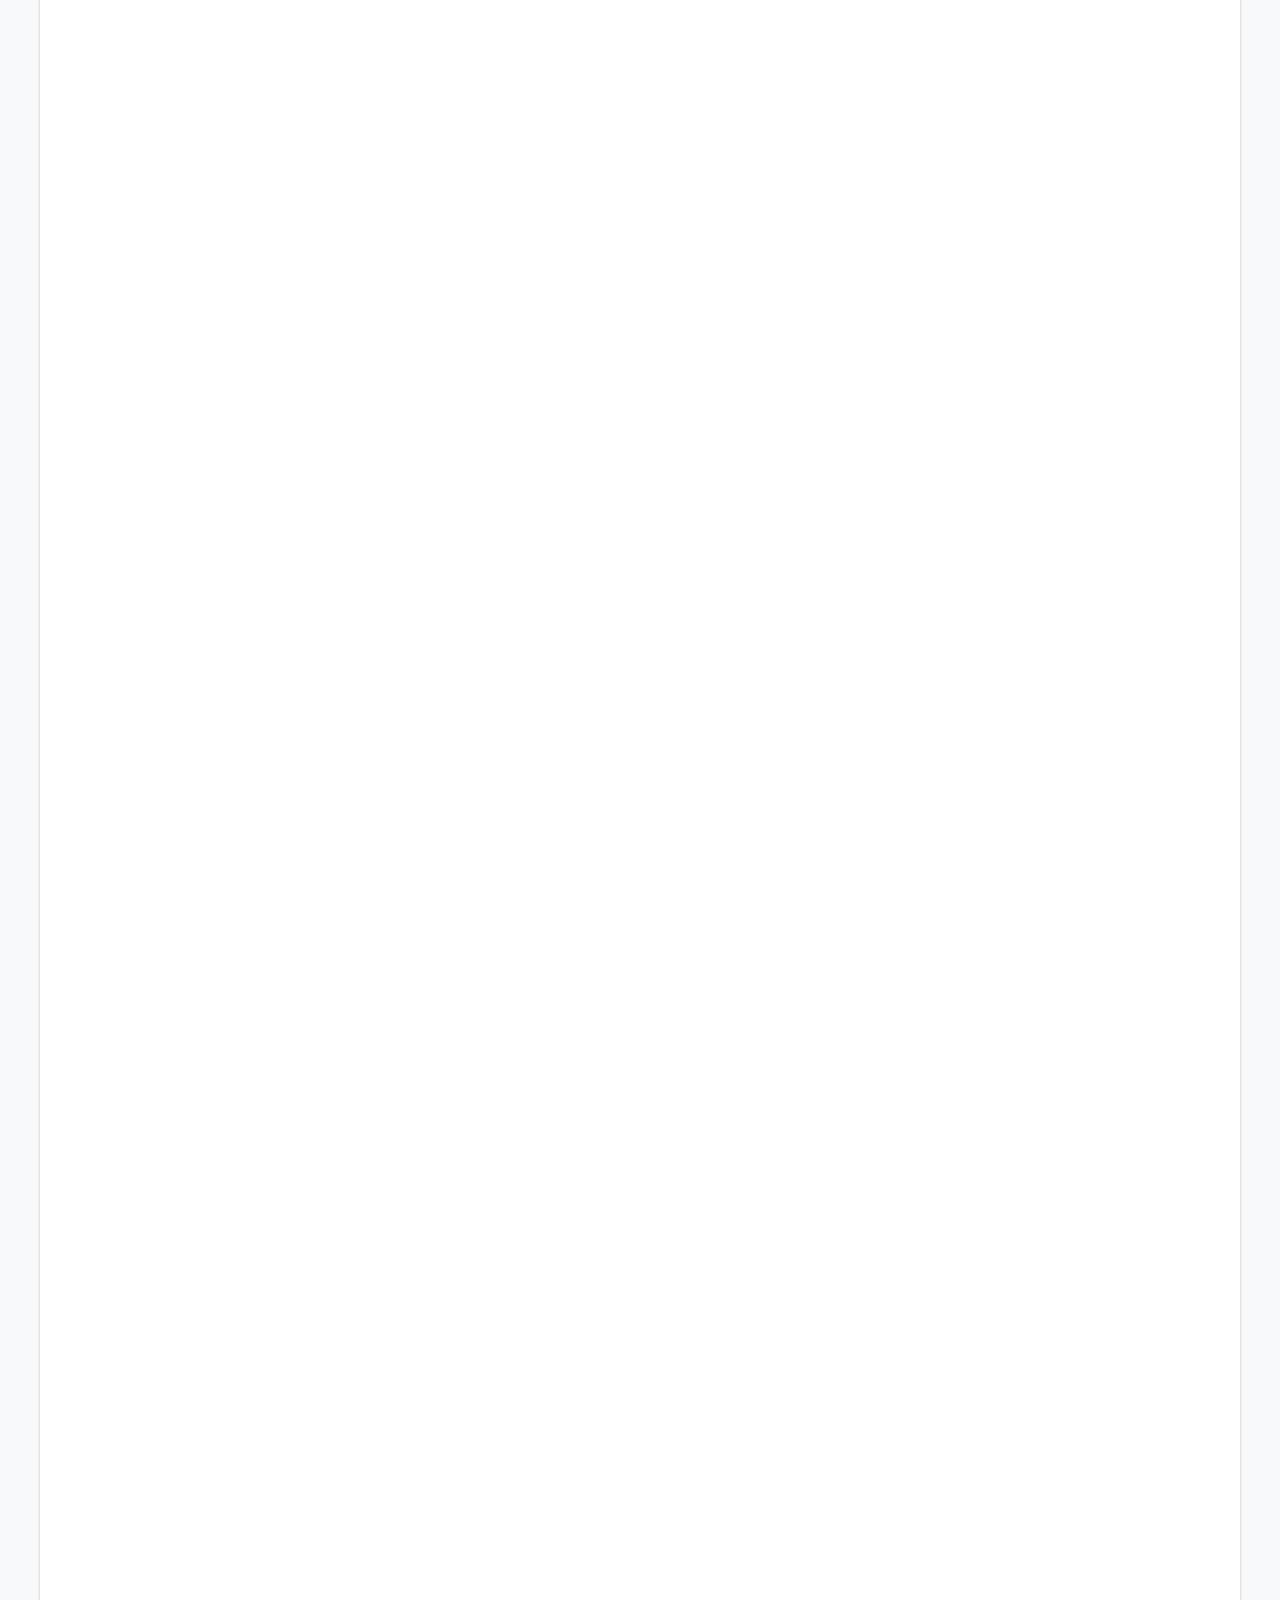
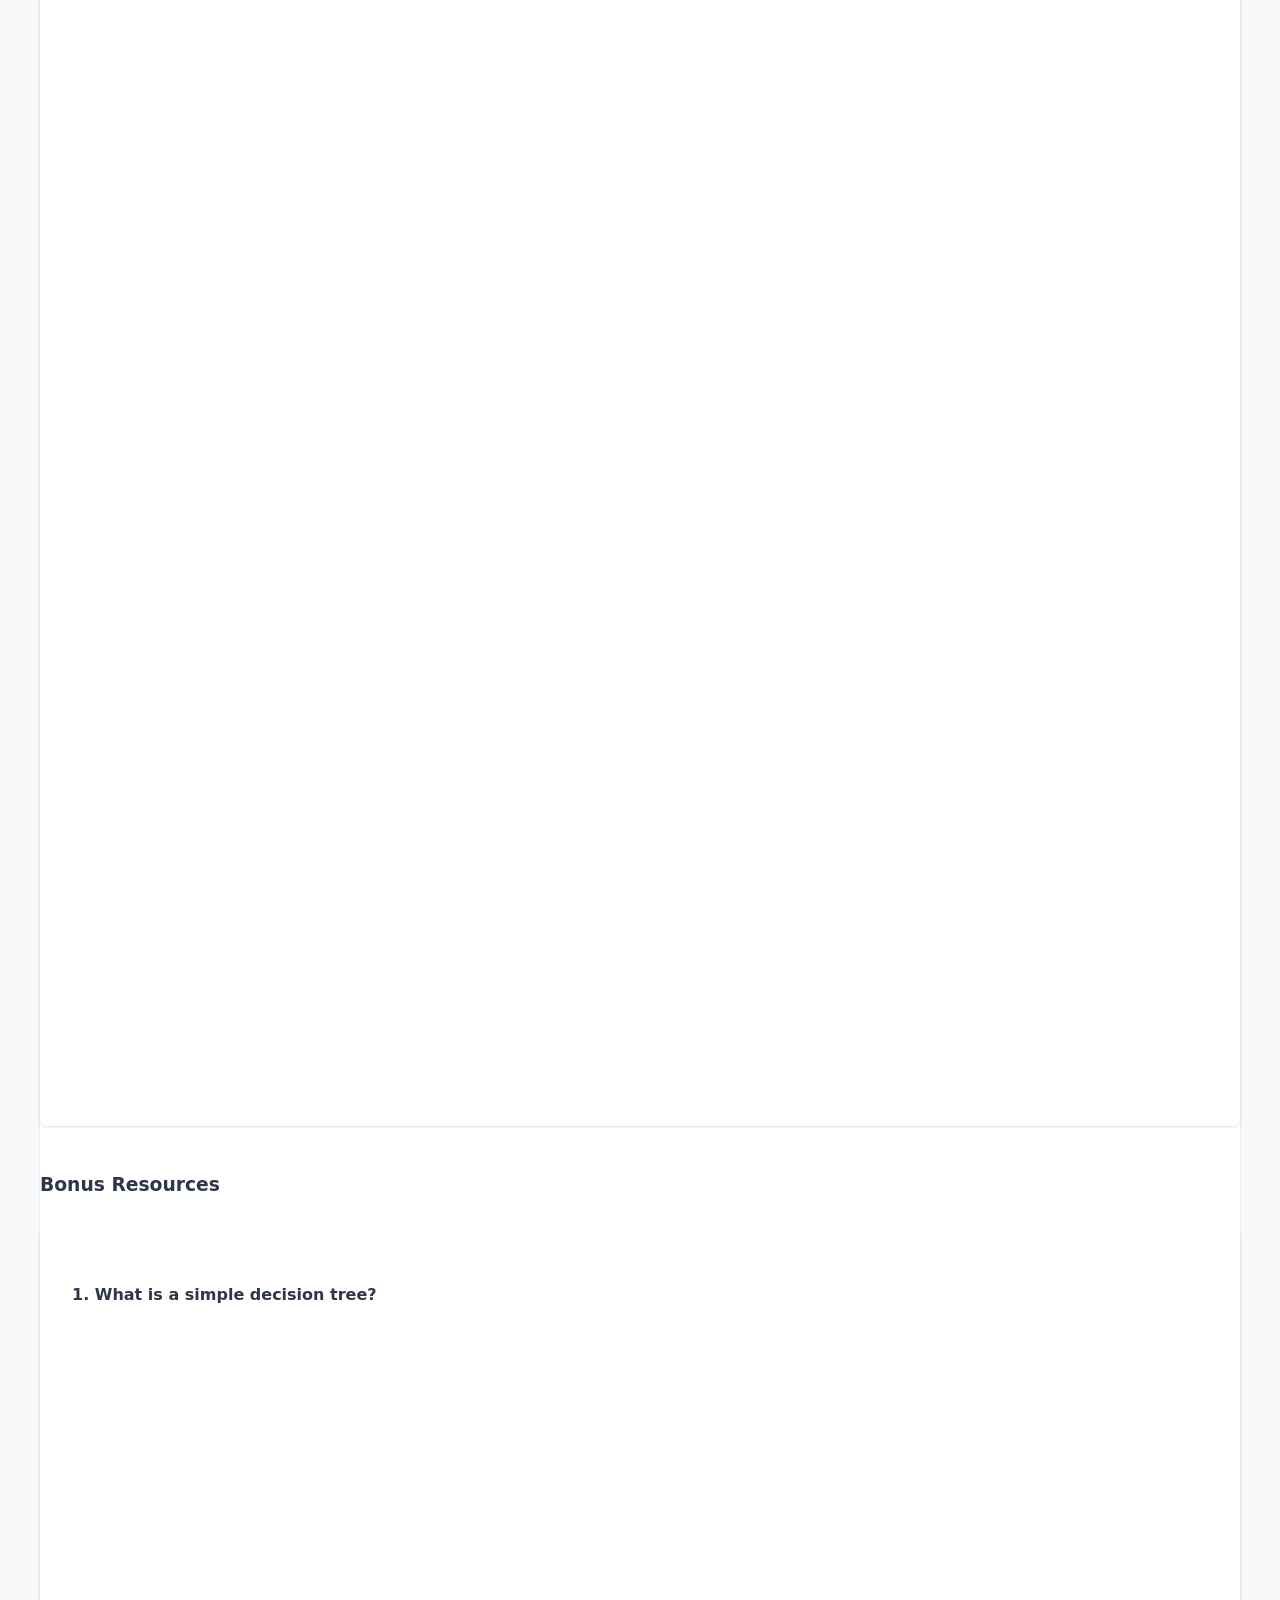
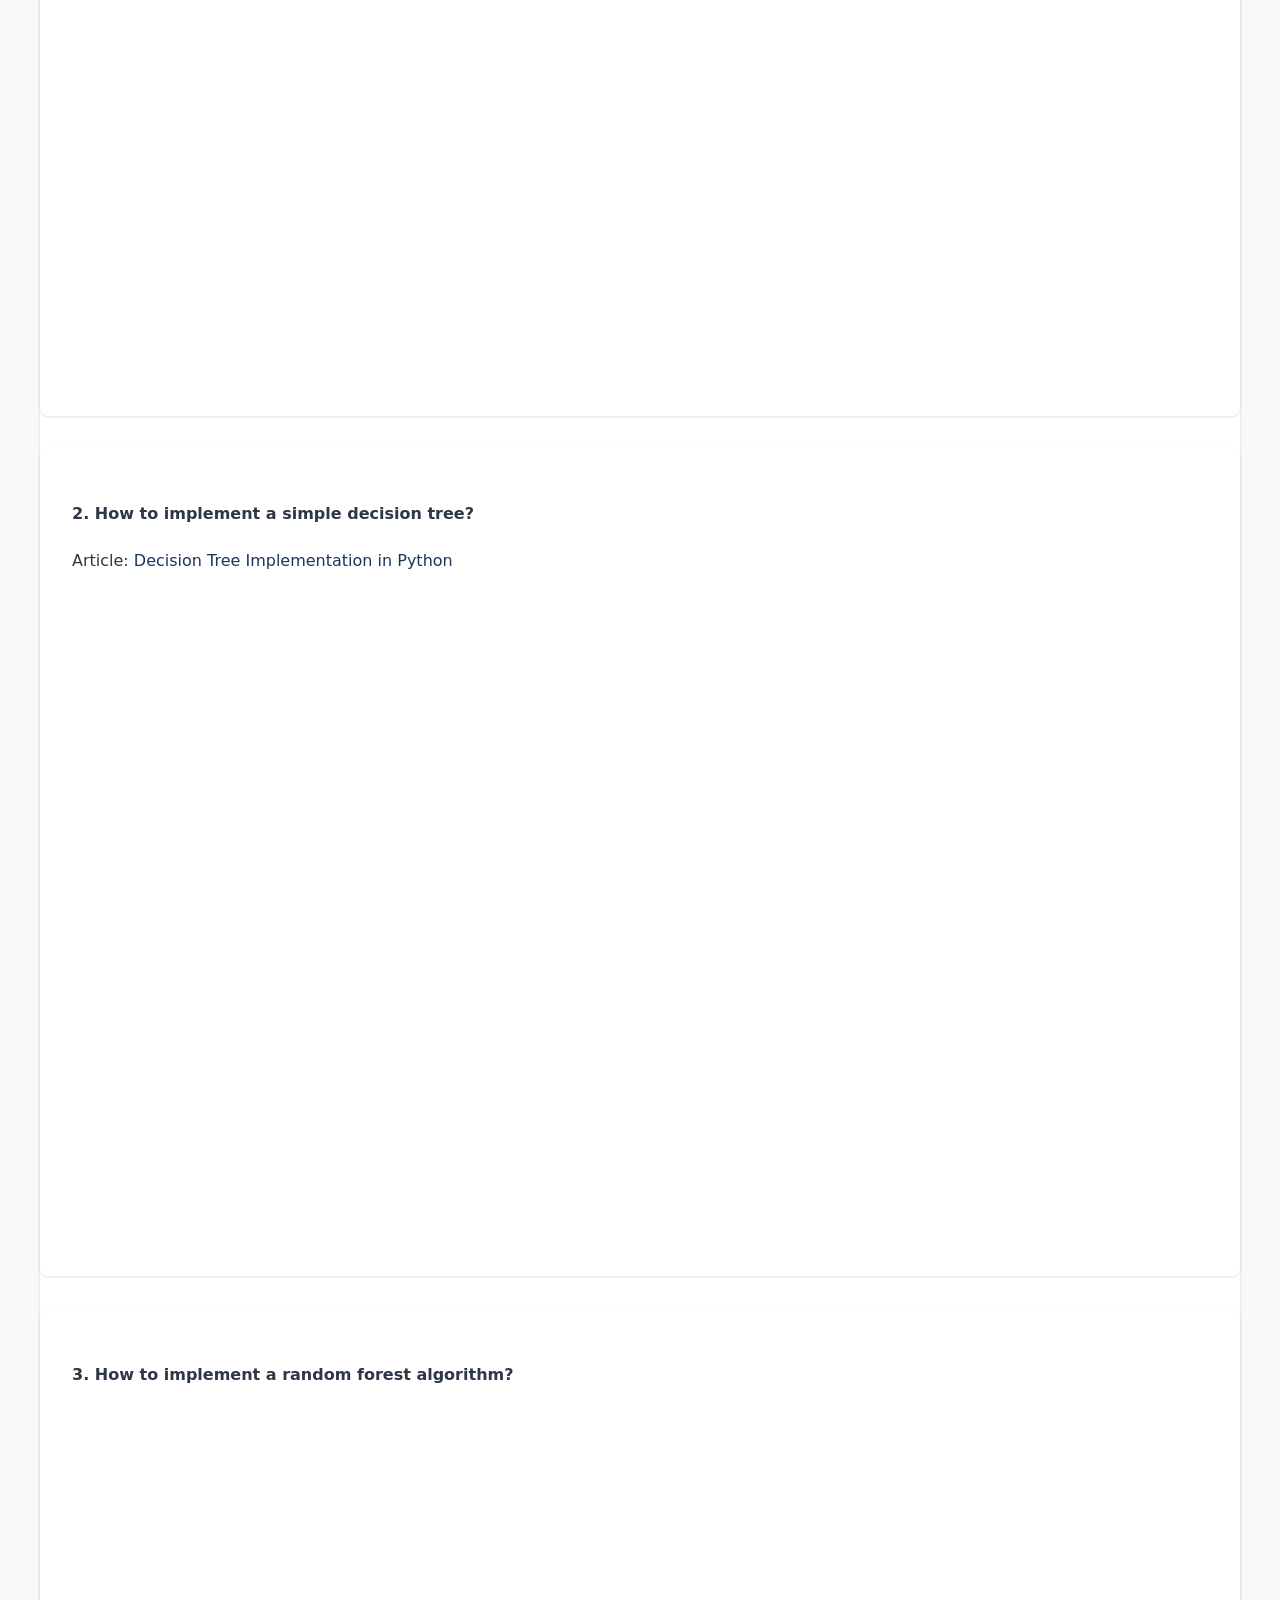
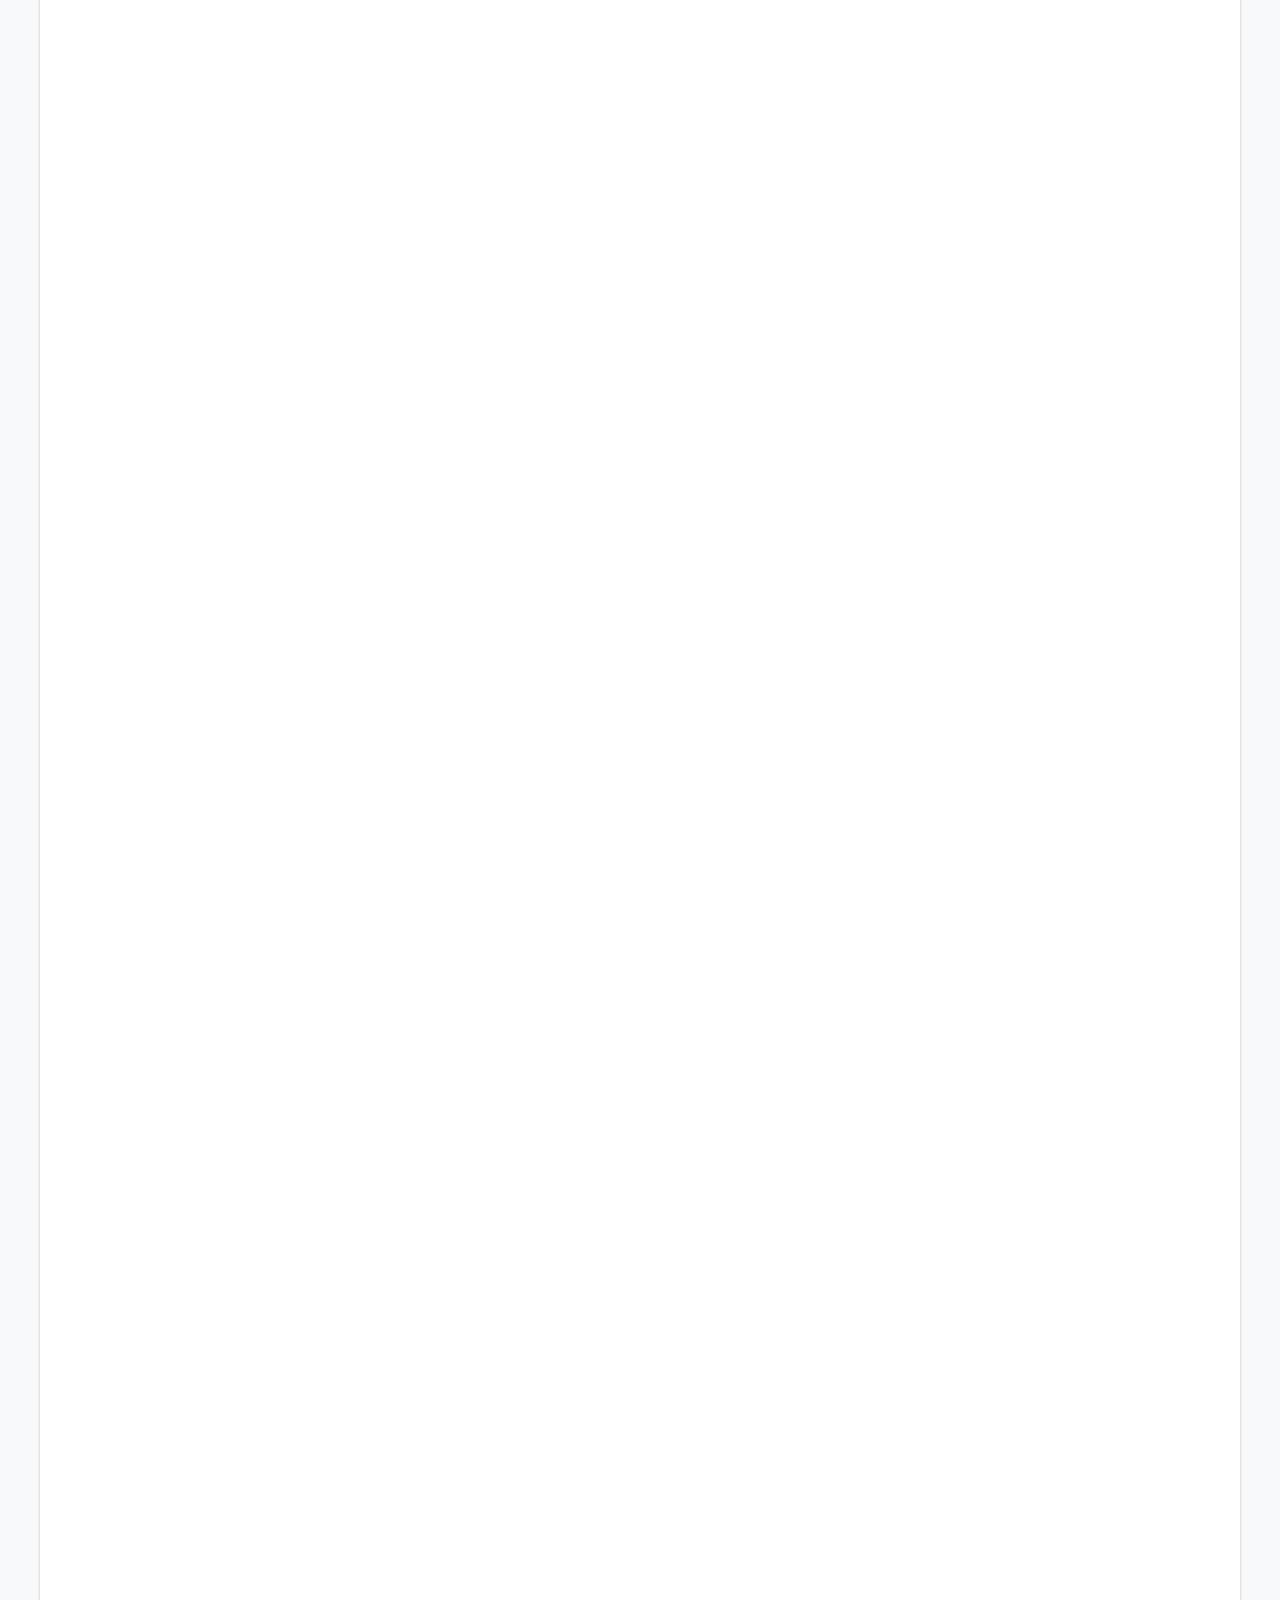
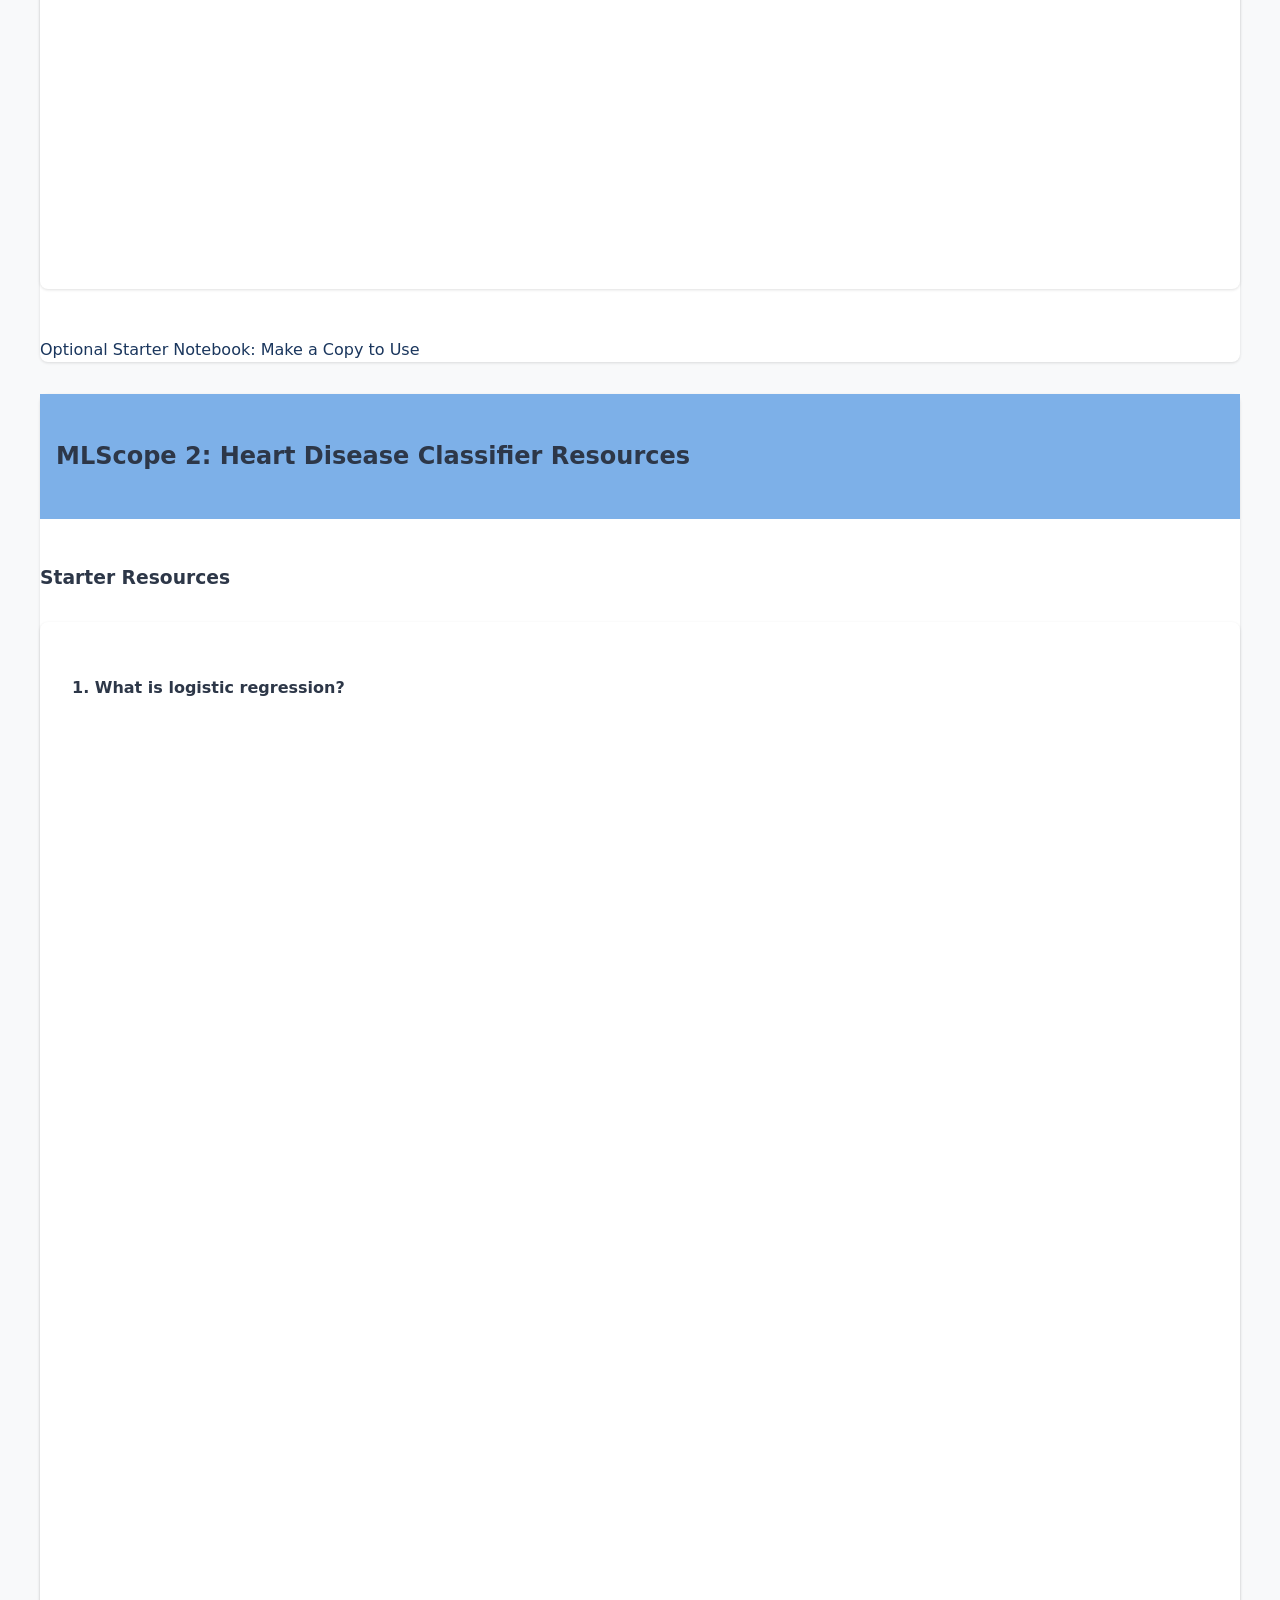
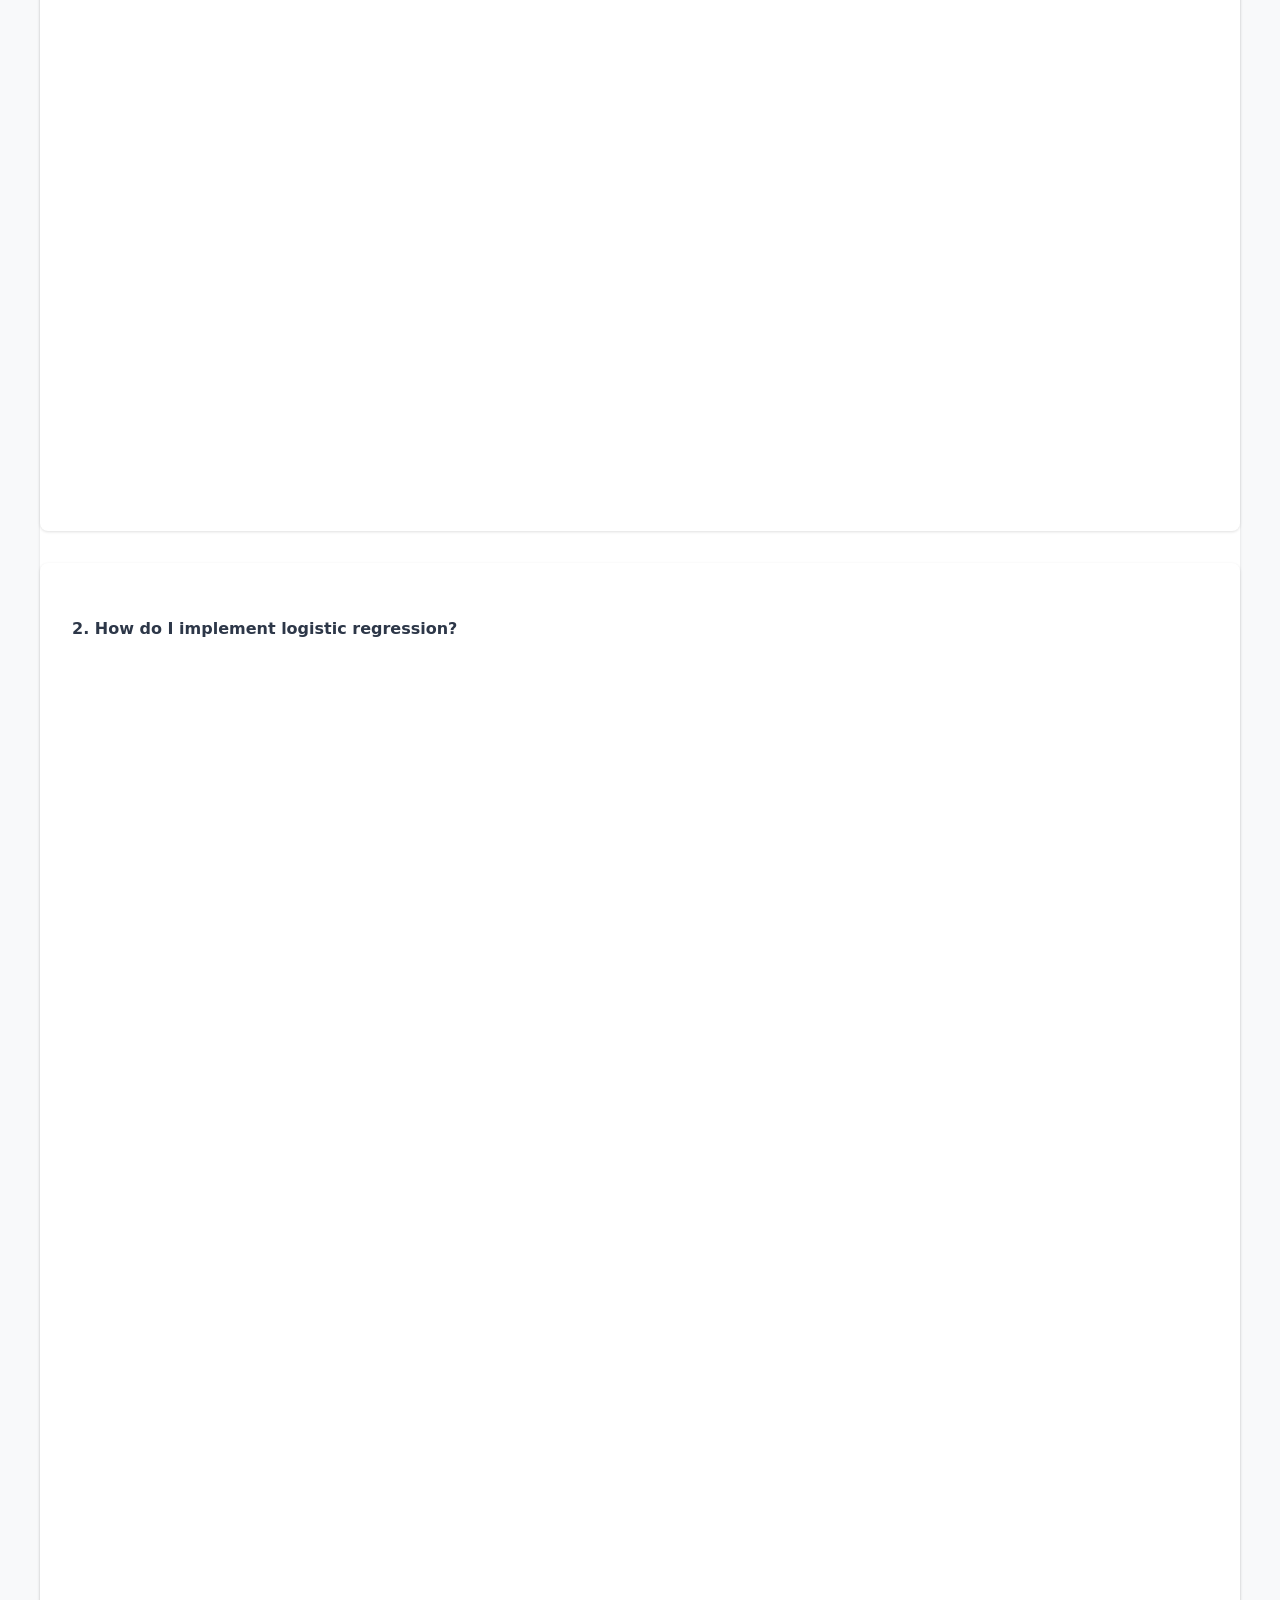
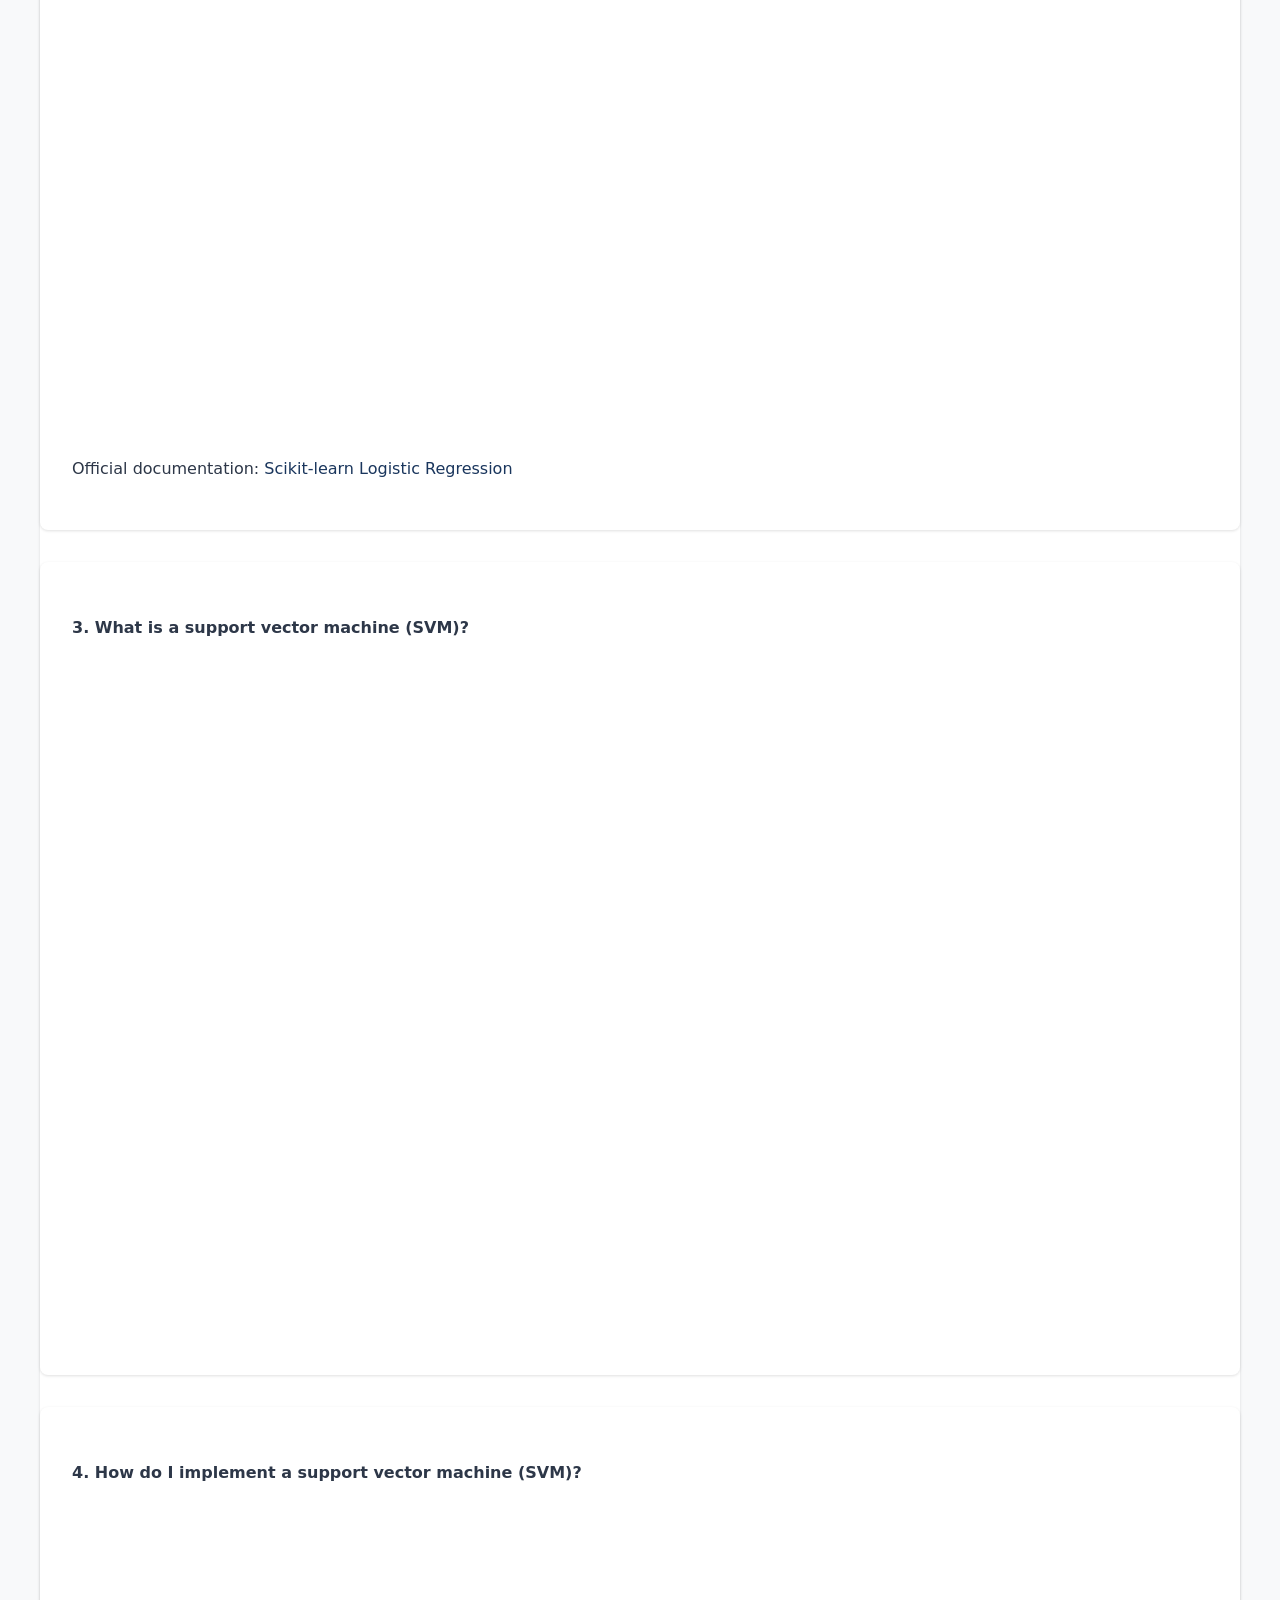
<file: resources.html>
<!DOCTYPE html>
<html lang="en">
  <head>
    <meta charset="UTF-8" />
    <meta name="viewport" content="width=device-width, initial-scale=1.0" />
    <title>ML-Scope Resources</title>
    <link rel="icon" type="image/x-icon" href="aida-logo.jpeg" />
    <link rel="stylesheet" href="styles.css" />
  </head>
  <body>
    <nav>
      <div class="container">
        <a href="index.html">
          <img src="aida-logo.jpeg" alt="Logo" class="logo" />
        </a>
        <div class="nav-links">
          <a href="index.html">Problems</a>
          <a href="solutions.html">Solutions</a>
          <a href="leaderboard.html">Leaderboard</a>
          <a href="resources.html">Resources</a>
        </div>
      </div>
    </nav>

    <div class="container">
      <h1>MLScope Resources</h1>
      <!-- <center><h2>Check Back Soon</h2></center> -->
      <div id="content"></div>
    </div>

    <script>
      const resourcesData = [
        {
          project: 1,
          title: "House Price Prediction Resources",
          content: `
                  <div class="resource-section">
                    <h3>Starter Resources</h3>

                    <div class="resource-item">
                      <h4>0. Python Crash Course</h4>
                      <div class="video-container">
                      <iframe width="560" height="315" src="https://www.youtube.com/embed/kqtD5dpn9C8?si=VUGg6rh7qpt8J6By" title="YouTube video player" frameborder="0" allow="accelerometer; autoplay; clipboard-write; encrypted-media; gyroscope; picture-in-picture; web-share" referrerpolicy="strict-origin-when-cross-origin" allowfullscreen></iframe>                      </div>
                    </div>

                    <div class="resource-item">
                      <h4>1. How do I clean my dataset?</h4>
                      <div class="video-container">
                        <iframe width="560" height="315" src="https://www.youtube.com/embed/OS2m0f2gVJ0" frameborder="0" allow="autoplay; encrypted-media" allowfullscreen></iframe>
                      </div>
                    </div>

                    <div class="resource-item">
                      <h4>2. How to train/test split?</h4>
                      <div class="video-grid">
                        <div class="video-container">
                          <iframe width="560" height="315" src="https://www.youtube.com/embed/SjOfbbfI2qY" frameborder="0" allow="autoplay; encrypted-media" allowfullscreen></iframe>
                        </div>
                        <br>
                        <div class="video-container">
                          <iframe width="560" height="315" src="https://www.youtube.com/embed/fwY9Qv96DJY" frameborder="0" allow="autoplay; encrypted-media" allowfullscreen></iframe>
                        </div>
                      </div>
                    </div>

                    <div class="resource-item">
                      <h4>3. What are hyperparameters?</h4>
                      <p>Article: <a href="https://machinelearningmastery.com/difference-between-a-parameter-and-a-hyperparameter/" target="_blank">Difference Between a Parameter and a Hyperparameter</a></p>
                    </div>

                    <div class="resource-item">
                      <h4>4. How to train with hyperparameters?</h4>
                      <p>Article: <a href="https://aws.amazon.com/what-is/hyperparameter-tuning/#:~:text=When%20you're%20training%20machine,This%20is%20called%20hyperparameter%20tuning." target="_blank">What is Hyperparameter Tuning?</a></p>
                      <div class="video-container">
                        <iframe width="560" height="315" src="https://www.youtube.com/embed/jUxhUgkKAjE" frameborder="0" allow="autoplay; encrypted-media" allowfullscreen></iframe>
                      </div>
                    </div>

                    <div class="resource-item">
                      <h4>5. What is linear regression? How do I implement it?</h4>
                      <div class="video-grid">
                        <div class="video-container">
                          <iframe width="560" height="315" src="https://www.youtube.com/embed/R15LjD8aCzc" frameborder="0" allow="autoplay; encrypted-media" allowfullscreen></iframe>
                        </div>
                        <br>
                        <div class="video-container">
                          <iframe width="560" height="315" src="https://www.youtube.com/embed/b0L47BeklTE" frameborder="0" allow="autoplay; encrypted-media" allowfullscreen></iframe>
                        </div>
                        <br>
                        <div class="video-container">
                          <iframe width="560" height="315" src="https://www.youtube.com/embed/zPG4NjIkCjc" frameborder="0" allow="autoplay; encrypted-media" allowfullscreen></iframe>
                        </div>
                        <br>
                        <div class="video-container">
                          <iframe width="560" height="315" src="https://www.youtube.com/embed/qxo8p8PtFeA" frameborder="0" allow="autoplay; encrypted-media" allowfullscreen></iframe>
                        </div>
                      </div>
                    </div>
                  </div>

                  <div class="resource-section">
                    <h3>Bonus Resources</h3>

                    <div class="resource-item">
                      <h4>1. What is a simple decision tree?</h4>
                      <div class="video-container">
                        <iframe width="560" height="315" src="https://www.youtube.com/embed/TWeK0TuxhbY" frameborder="0" allow="autoplay; encrypted-media" allowfullscreen></iframe>
                      </div>
                    </div>

                    <div class="resource-item">
                      <h4>2. How to implement a simple decision tree?</h4>
                      <p>Article: <a href="https://www.geeksforgeeks.org/decision-tree-implementation-python/" target="_blank">Decision Tree Implementation in Python</a></p>
                      <div class="video-container">
                        <iframe width="560" height="315" src="https://www.youtube.com/embed/YkYpGhsCx4c" frameborder="0" allow="autoplay; encrypted-media" allowfullscreen></iframe>
                      </div>
                    </div>

                    <div class="resource-item">
                      <h4>3. How to implement a random forest algorithm?</h4>
                      <div class="video-grid">
                        <div class="video-container">
                          <iframe width="560" height="315" src="https://www.youtube.com/embed/v6VJ2RO66Ag" frameborder="0" allow="autoplay; encrypted-media" allowfullscreen></iframe>
                        </div>
                        <br>
                        <div class="video-container">
                          <iframe width="560" height="315" src="https://www.youtube.com/embed/kFwe2ZZU7yw" frameborder="0" allow="autoplay; encrypted-media" allowfullscreen></iframe>
                        </div>
                        <br>
                        <div class="video-container">
                          <iframe width="560" height="315" src="https://www.youtube.com/embed/_QuGM_FW9eo" frameborder="0" allow="autoplay; encrypted-media" allowfullscreen></iframe>
                        </div>
                      </div>
                    </div>
                  </div>
                  <p><a href="https://colab.research.google.com/drive/1yhrpIwnvJ7ExjYacx-ixmRcW09JPn2rX?usp=sharing" target="_blank" rel="noopener noreferrer">Optional Starter Notebook: Make a Copy to Use</a></p>
                `,
        },
        {
          project: 2,
          title: "Heart Disease Classifier Resources",
          content: `

    <div class="resource-section">
      <h3>Starter Resources</h3>

      <div class="resource-item">
        <h4>1. What is logistic regression?</h4>
        <div class="video-grid">
          <div class="video-container">
            <iframe width="560" height="315" src="https://www.youtube.com/embed/yIYKR4sgzI8" frameborder="0" allow="autoplay; encrypted-media" allowfullscreen></iframe>
          </div>
          <br>
          <div class="video-container">
            <iframe width="560" height="315" src="https://www.youtube.com/embed/EKm0spFxFG4" frameborder="0" allow="autoplay; encrypted-media" allowfullscreen></iframe>
          </div>
          <br>
        </div>
      </div>

      <div class="resource-item">
        <h4>2. How do I implement logistic regression?</h4>
        <div class="video-grid">
          <div class="video-container">
            <iframe width="560" height="315" src="https://www.youtube.com/embed/zM4VZR0px8E" frameborder="0" allow="autoplay; encrypted-media" allowfullscreen></iframe>
          </div>
          <br>
          <div class="video-container">
            <iframe width="560" height="315" src="https://www.youtube.com/embed/HYcXgN9HaTM" frameborder="0" allow="autoplay; encrypted-media" allowfullscreen></iframe>
          </div>
          <br>
        </div>
        <p>Official documentation: <a href="https://scikit-learn.org/stable/modules/generated/sklearn.linear_model.LogisticRegression.html" target="_blank">Scikit-learn Logistic Regression</a></p>
      </div>

      <div class="resource-item">
        <h4>3. What is a support vector machine (SVM)?</h4>
        <div class="video-container">
          <iframe width="560" height="315" src="https://www.youtube.com/embed/efR1C6CvhmE" frameborder="0" allow="autoplay; encrypted-media" allowfullscreen></iframe>
        </div>
        <br>
      </div>

      <div class="resource-item">
        <h4>4. How do I implement a support vector machine (SVM)?</h4>
        <div class="video-container">
          <iframe width="560" height="315" src="https://www.youtube.com/embed/7sz4WpkUIIs" frameborder="0" allow="autoplay; encrypted-media" allowfullscreen></iframe>
        </div>
        <br>
        <p>Official documentation: <a href="https://scikit-learn.org/stable/modules/svm.html" target="_blank">Scikit-learn SVM</a></p>
      </div>

      <div class="resource-item">
        <h4>5. Understanding Random Forest</h4>
        <div class="video-grid">
          <div class="video-container">
            <iframe width="560" height="315" src="https://www.youtube.com/embed/J4Wdy0Wc_xQ" frameborder="0" allow="autoplay; encrypted-media" allowfullscreen></iframe>
          </div>
          <br>
        </div>
      </div>

      <div class="resource-item">
        <h4>6. Implementing Random Forest</h4>
        <div class="video-container">
          <iframe width="560" height="315" src="https://www.youtube.com/embed/3kYujfDgmNk" frameborder="0" allow="autoplay; encrypted-media" allowfullscreen></iframe>
        </div>
        <br>
        <p>Official documentation: <a href="https://scikit-learn.org/stable/modules/generated/sklearn.ensemble.RandomForestClassifier.html" target="_blank">Scikit-learn Random Forest</a></p>
      </div>

      <div class="resource-item">
        <h4>7. Understanding Gradient Boosting</h4>
        <div class="video-grid">
          <div class="video-container">
            <iframe width="560" height="315" src="https://www.youtube.com/embed/3CC4N4z3GJc" frameborder="0" allow="autoplay; encrypted-media" allowfullscreen></iframe>
          </div>
          <br>
          <div class="video-container">
            <iframe width="560" height="315" src="https://www.youtube.com/embed/8b1JEDvenQU" frameborder="0" allow="autoplay; encrypted-media" allowfullscreen></iframe>
          </div>
          <br>
        </div>
      </div>

      <div class="resource-item">
        <h4>8. Implementing Gradient Boosting</h4>
        <div class="video-container">
          <iframe width="560" height="315" src="https://www.youtube.com/embed/0pP4EwWJgIU" frameborder="0" allow="autoplay; encrypted-media" allowfullscreen></iframe>
        </div>
        <br>
        <p>Official documentation: <a href="https://xgboost.readthedocs.io/en/latest/python/python_api.html" target="_blank">XGBoost Python Package</a></p>
      </div>

     

      <div class="resource-item">
        <h4>9. Feature Engineering Techniques</h4>
        <div class="video-container">
          <iframe width="560" height="315" src="https://www.youtube.com/embed/GduT2ZCc26E?si=4GXhtY6f7K5Dc2SE&amp;start=982" title="YouTube video player" frameborder="0" allow="accelerometer; autoplay; clipboard-write; encrypted-media; gyroscope; picture-in-picture; web-share" referrerpolicy="strict-origin-when-cross-origin" allowfullscreen></iframe>        
         </div>
        <br>
        <p>Official documentation: <a href="https://scikit-learn.org/stable/modules/feature_selection.html" target="_blank">Scikit-learn Feature Selection</a></p>
      </div>
    </div>

    <div class="resource-section">
      <h3>Bonus Resources</h3>

      <div class="resource-item">
        <h4>1. What is a decision tree?</h4>
        <div class="video-grid">
          <div class="video-container">
            <iframe width="560" height="315" src="https://www.youtube.com/embed/_L39rN6gz7Y" frameborder="0" allow="autoplay; encrypted-media" allowfullscreen></iframe>
          </div>
          <br>
          <div class="video-container">
            <iframe width="560" height="315" src="https://www.youtube.com/embed/ZVR2Way4nwQ" frameborder="0" allow="autoplay; encrypted-media" allowfullscreen></iframe>
          </div>
          <br>
        </div>
      </div>

      <div class="resource-item">
        <h4>2. How to implement a decision tree?</h4>
        <div class="video-container">
          <iframe width="560" height="315" src="https://www.youtube.com/embed/LDRbO9a6XPU" frameborder="0" allow="autoplay; encrypted-media" allowfullscreen></iframe>
        </div>
        <br>
      </div>

      <div class="resource-item">
        <h4>3. Understanding Neural Networks</h4>
        <div class="video-grid">
          <div class="video-container">
            <iframe width="560" height="315" src="https://www.youtube.com/embed/aircAruvnKk" frameborder="0" allow="autoplay; encrypted-media" allowfullscreen></iframe>
          </div>
          <br>
          <div class="video-container">
            <iframe width="560" height="315" src="https://www.youtube.com/embed/5tvmMX8r_OM" frameborder="0" allow="autoplay; encrypted-media" allowfullscreen></iframe>
          </div>
          <br>
        </div>
      </div>

      <div class="resource-item">
        <h4>4. Implementing Neural Networks with PyTorch</h4>
        <div class="video-container">
<iframe width="560" height="315" src="https://www.youtube.com/embed/JHWqWIoac2I?si=773CpJYKZyh9dF7a&amp" title="YouTube video player" frameborder="0" allow="accelerometer; autoplay; clipboard-write; encrypted-media; gyroscope; picture-in-picture; web-share" referrerpolicy="strict-origin-when-cross-origin" allowfullscreen></iframe>        
</div>
        <br>
        <p>Official Tutorial: <a href="https://pytorch.org/tutorials/beginner/basics/buildmodel_tutorial.html" target="_blank">PyTorch Neural Network Tutorial</a></p>
      </div>

      <div class="resource-item">
        <h4>5. Understanding Model Evaluation Metrics</h4>
        <div class="video-grid">
          <div class="video-container">
            <iframe width="560" height="315" src="https://www.youtube.com/embed/85dtiMz9tSo" frameborder="0" allow="autoplay; encrypted-media" allowfullscreen></iframe>
          </div>
          <br>
          <div class="video-container">
            <iframe width="560" height="315" src="https://www.youtube.com/embed/4jRBRDbJemM" frameborder="0" allow="autoplay; encrypted-media" allowfullscreen></iframe>
          </div>
          <br>
        </div>
      </div>

      <div class="resource-item">
        <h4>6. Hyperparameter Tuning with Grid Search and Random Search</h4>
        <div class="video-container">
<iframe width="560" height="315" src="https://www.youtube.com/embed/xRhPwQdNMss?si=kAlRRKqFgww_oIJk&amp" title="YouTube video player" frameborder="0" allow="accelerometer; autoplay; clipboard-write; encrypted-media; gyroscope; picture-in-picture; web-share" referrerpolicy="strict-origin-when-cross-origin" allowfullscreen></iframe>        </div>
        <br>
        <p>Official documentation: <a href="https://scikit-learn.org/stable/modules/grid_search.html" target="_blank">Scikit-learn Grid Search</a></p>
      </div>

      <div class="resource-item">
        <h4>7. Deploying Machine Learning Models</h4>
        <div class="video-container">
<iframe width="560" height="315" src="https://www.youtube.com/embed/UbCWoMf80PY?si=suU0cIZP1SNtSzUT" title="YouTube video player" frameborder="0" allow="accelerometer; autoplay; clipboard-write; encrypted-media; gyroscope; picture-in-picture; web-share" referrerpolicy="strict-origin-when-cross-origin" allowfullscreen></iframe>        </div>
        <br>
        <p>Official documentation: <a href="https://flask.palletsprojects.com/en/2.0.x/" target="_blank">Flask for Model Deployment</a></p>
      </div>

      <div class="resource-item">
        <h4>8. What is a loss function?</h4>
        <p>A loss function is like a guide that helps a machine learning model learn. It measures how far off the model's predictions are from the actual answers. Imagine trying to hit a target with a dart—each time you miss, the loss function tells you how far you are from the bullseye. The goal is to adjust your aim (the model's parameters) to minimize the "miss" or error, so the model gets better at predicting the correct answers over time.</p>
        <div class="video-grid">
          <div class="video-container">
            <iframe width="560" height="315" src="https://www.youtube.com/embed/IVVVjBSk9N0" frameborder="0" allow="autoplay; encrypted-media" allowfullscreen></iframe>
          </div>
          <br>
          <div class="video-container">
            <iframe width="560" height="315" src="https://www.youtube.com/embed/QBbC3Cjsnjg" frameborder="0" allow="autoplay; encrypted-media" allowfullscreen></iframe>
          </div>
        </div>
      </div>

      <div class="resource-item">
        <h4>9. How do I implement a loss function?</h4>
        <p>Here's a general approach to implementing a loss function:</p>
        <ol>
          <li>Define the loss function (e.g., Mean Squared Error)</li>
          <li>Input: predicted values (y_pred), actual values (y_true)</li>
          <li>Initialize loss to 0</li>
          <li>For each pair of predicted and actual values:
            <ol>
              <li>Calculate the difference (error) between predicted and actual values</li>
              <li>Square the error</li>
              <li>Add the squared error to the total loss</li>
            </ol>
          </li>
          <li>Average the total loss by dividing it by the number of data points</li>
          <li>Output the average loss</li>
        </ol>
        <p>Here's an example implementation of the Mean Squared Error (MSE) loss function in Python:</p>
        <pre><code class="language-python">
def mean_squared_error(y_pred, y_true):
    """
    Function to compute the mean squared error between
    predicted and actual values.
    """
    # Ensure inputs are arrays of the same size
    n = len(y_pred)  # number of data points
    loss = 0.0

    # Calculate the squared error for each pair of values
    for i in range(n):
        error = y_pred[i] - y_true[i]
        loss += error**2

    # Calculate the average loss
    loss = loss / n
    return loss
        </code></pre>
        <p>This implementation follows the steps outlined above and provides a concrete example of how to create a loss function in Python.</p>
        <p>For more detailed information on implementing loss functions, check out these resources:</p>
        <ul>
          <li><a href="https://neptune.ai/blog/keras-loss-functions#:~:text=A%20custom%20loss%20function%20can,passed%20at%20the%20compile%20stage" target="_blank">Keras Loss Functions: Everything You Need to Know</a></li>
          <li><a href="https://cnvrg.io/keras-custom-loss-functions/" target="_blank">How To Build Custom Loss Functions In Keras For Any Use Case</a></li>
        </ul>
      </div>
    </div>
  `,
        },

//         {
//           project: 3,
//           title: "Stock Market Prediction with Time Series Resources",
//           content: `
//                   <div class="resource-section">
//   <h3>Starter Resources</h3>

//   <div class="resource-item">
//     <h4>1. Stock Market Prediction Basics</h4>
//     <div class="video-grid">
//       <div class="video-container">
//         <iframe width="560" height="315" src="https://www.youtube.com/embed/MMbCYyauqzU" frameborder="0" allow="autoplay; encrypted-media" allowfullscreen></iframe>
//       </div>
//       <br>
//       <div class="video-container">
//         <iframe width="560" height="315" src="https://www.youtube.com/embed/42x8LI_K0EE" frameborder="0" allow="autoplay; encrypted-media" allowfullscreen></iframe>
//       </div>
//     </div>
//     <p>This video introduces the basics of stock market prediction using machine learning and compares popular models like LSTMs, RNNs, and Prophet.</p>
//   </div>

//   <div class="resource-item">
//     <h4>2. Data Preprocessing and Feature Engineering</h4>
//     <div class="video-grid">
//       <div class="video-container">
//         <iframe width="560" height="315" src="https://www.youtube.com/embed/CBkMB52pbnk" frameborder="0" allow="autoplay; encrypted-media" allowfullscreen></iframe>
//       </div>
//       <br>
//       <div class="video-container">
//         <iframe width="560" height="315" src="https://www.youtube.com/embed/BFXJqJtNivY" frameborder="0" allow="autoplay; encrypted-media" allowfullscreen></iframe>
//       </div>
//     </div>
//     <p>Learn how to clean and preprocess stock data, engineer features like technical indicators, and apply transformations for better model performance.</p>
//   </div>

//   <div class="resource-item">
//     <h4>3. Deep Learning for Stock Prediction</h4>
//     <div class="video-grid">
//       <div class="video-container">
//         <iframe width="560" height="315" src="https://www.youtube.com/embed/xrjW6J9C43U" frameborder="0" allow="autoplay; encrypted-media" allowfullscreen></iframe>
//       </div>
//       <br>
//       <div class="video-container">
//         <iframe width="560" height="315" src="https://www.youtube.com/embed/lhDnIYauNgA" frameborder="0" allow="autoplay; encrypted-media" allowfullscreen></iframe>
//       </div>
//     </div>
//     <p>Explore advanced AI models like Temporal Fusion Transformers (TFT) and LSTMs for stock market forecasting with multi-horizon predictions.</p>
//   </div>

//   <div class="resource-item">
//     <h4>4. Explainable AI in Stock Prediction</h4>
//     <div class="video-grid">
//       <div class="video-container">
//         <iframe width="560" height="315" src="https://www.youtube.com/embed/7QdH6CfFFYU" frameborder="0" allow="autoplay; encrypted-media" allowfullscreen></iframe>
//       </div>
//       <br>
//       <div class="video-container">
//         <iframe width="560" height="315" src="https://www.youtube.com/embed/xrjW6J9C43U?t=107.119" frameborder="0" allowfullscreen></iframe>
//       </div>
//     </div>
//     <p>Understand how explainable AI techniques like SHAP and LIME can help interpret model predictions and identify key features influencing stock prices.</p>
//   </div>

//   <div class="resource-item">
//     <h4>5. Comparing Traditional vs. Deep Learning Models</h4>
//     <div class="video-grid">
//       <div class="video-container">
//         <iframe width="560" height="315" src="https://www.youtube.com/embed/EvQclSzVU1w" frameborder="0" allowfullscreen></iframe>
//       </div>
//       <br>
//       <p>This video compares traditional models like ARIMA with deep learning approaches such as LSTMs, highlighting their strengths and weaknesses.</p>
//     </div>
//   </div>

// </div>

// <div class="resource-section">
//   <h3>Bonus Resources</h3>

//   <div class="resource-item">
//     <h4>1. Reinforcement Learning in Trading</h4>
//     <div class="video-grid">
//       <div class="video-container">
//         <iframe width="560" height="315" src="https://www.youtube.com/embed/C1Twu9m1xYQ?t=49.879" frameborder="0" allowfullscreen></iframe>
//       </div>
//     </div>
    

// </div>

//                 `,
//         },
      ];

      //       const resourcesData = [
      //         {
      //           project: 1,
      //           title: "House Price Prediction Resources",
      //           content: `
      //             <div class="resource-section">
      //               <h3>Starter Resources</h3>

      //               <div class="resource-item">
      //                 <h4>1. How do I clean my dataset?</h4>
      //                 <div class="video-container">
      //                   <iframe width="560" height="315" src="https://www.youtube.com/embed/OS2m0f2gVJ0" frameborder="0" allow="autoplay; encrypted-media" allowfullscreen></iframe>
      //                 </div>
      //               </div>

      //               <div class="resource-item">
      //                 <h4>2. How to train/test split?</h4>
      //                 <div class="video-grid">
      //                   <div class="video-container">
      //                     <iframe width="560" height="315" src="https://www.youtube.com/embed/SjOfbbfI2qY" frameborder="0" allow="autoplay; encrypted-media" allowfullscreen></iframe>
      //                   </div>
      //                   <br>
      //                   <div class="video-container">
      //                     <iframe width="560" height="315" src="https://www.youtube.com/embed/fwY9Qv96DJY" frameborder="0" allow="autoplay; encrypted-media" allowfullscreen></iframe>
      //                   </div>
      //                 </div>
      //               </div>

      //               <div class="resource-item">
      //                 <h4>3. What are hyperparameters?</h4>
      //                 <p>Article: <a href="https://machinelearningmastery.com/difference-between-a-parameter-and-a-hyperparameter/" target="_blank">Difference Between a Parameter and a Hyperparameter</a></p>
      //               </div>

      //               <div class="resource-item">
      //                 <h4>4. How to train with hyperparameters?</h4>
      //                 <p>Article: <a href="https://aws.amazon.com/what-is/hyperparameter-tuning/#:~:text=When%20you're%20training%20machine,This%20is%20called%20hyperparameter%20tuning." target="_blank">What is Hyperparameter Tuning?</a></p>
      //                 <div class="video-container">
      //                   <iframe width="560" height="315" src="https://www.youtube.com/embed/jUxhUgkKAjE" frameborder="0" allow="autoplay; encrypted-media" allowfullscreen></iframe>
      //                 </div>
      //               </div>

      //               <div class="resource-item">
      //                 <h4>5. What is linear regression? How do I implement it?</h4>
      //                 <div class="video-grid">
      //                   <div class="video-container">
      //                     <iframe width="560" height="315" src="https://www.youtube.com/embed/R15LjD8aCzc" frameborder="0" allow="autoplay; encrypted-media" allowfullscreen></iframe>
      //                   </div>
      //                   <br>
      //                   <div class="video-container">
      //                     <iframe width="560" height="315" src="https://www.youtube.com/embed/b0L47BeklTE" frameborder="0" allow="autoplay; encrypted-media" allowfullscreen></iframe>
      //                   </div>
      //                   <br>
      //                   <div class="video-container">
      //                     <iframe width="560" height="315" src="https://www.youtube.com/embed/zPG4NjIkCjc" frameborder="0" allow="autoplay; encrypted-media" allowfullscreen></iframe>
      //                   </div>
      //                   <br>
      //                   <div class="video-container">
      //                     <iframe width="560" height="315" src="https://www.youtube.com/embed/qxo8p8PtFeA" frameborder="0" allow="autoplay; encrypted-media" allowfullscreen></iframe>
      //                   </div>
      //                 </div>
      //               </div>
      //             </div>

      //             <div class="resource-section">
      //               <h3>Bonus Resources</h3>

      //               <div class="resource-item">
      //                 <h4>1. What is a simple decision tree?</h4>
      //                 <div class="video-container">
      //                   <iframe width="560" height="315" src="https://www.youtube.com/embed/TWeK0TuxhbY" frameborder="0" allow="autoplay; encrypted-media" allowfullscreen></iframe>
      //                 </div>
      //               </div>

      //               <div class="resource-item">
      //                 <h4>2. How to implement a simple decision tree?</h4>
      //                 <p>Article: <a href="https://www.geeksforgeeks.org/decision-tree-implementation-python/" target="_blank">Decision Tree Implementation in Python</a></p>
      //                 <div class="video-container">
      //                   <iframe width="560" height="315" src="https://www.youtube.com/embed/YkYpGhsCx4c" frameborder="0" allow="autoplay; encrypted-media" allowfullscreen></iframe>
      //                 </div>
      //               </div>

      //               <div class="resource-item">
      //                 <h4>3. How to implement a random forest algorithm?</h4>
      //                 <div class="video-grid">
      //                   <div class="video-container">
      //                     <iframe width="560" height="315" src="https://www.youtube.com/embed/v6VJ2RO66Ag" frameborder="0" allow="autoplay; encrypted-media" allowfullscreen></iframe>
      //                   </div>
      //                   <br>
      //                   <div class="video-container">
      //                     <iframe width="560" height="315" src="https://www.youtube.com/embed/kFwe2ZZU7yw" frameborder="0" allow="autoplay; encrypted-media" allowfullscreen></iframe>
      //                   </div>
      //                   <br>
      //                   <div class="video-container">
      //                     <iframe width="560" height="315" src="https://www.youtube.com/embed/_QuGM_FW9eo" frameborder="0" allow="autoplay; encrypted-media" allowfullscreen></iframe>
      //                   </div>
      //                 </div>
      //               </div>
      //             </div>
      //           `,
      //         },
      //         {
      //           project: 2,
      //           title: "Heart Disease Classifier Resources",
      //           content: `
      //             <div class="resource-section">
      //               <h3>Starter Resources</h3>

      //               <div class="resource-item">
      //                 <h4>1. What is logistic regression?</h4>
      //                 <div class="video-grid">
      //                   <div class="video-container">
      //                     <iframe width="560" height="315" src="https://www.youtube.com/embed/yIYKR4sgzI8" frameborder="0" allow="autoplay; encrypted-media" allowfullscreen></iframe>
      //                   </div>
      //                   <br>
      //                   <div class="video-container">
      //                     <iframe width="560" height="315" src="https://www.youtube.com/embed/EKm0spFxFG4" frameborder="0" allow="autoplay; encrypted-media" allowfullscreen></iframe>
      //                   </div>
      //                 <br>
      //                 </div>
      //               </div>

      //               <div class="resource-item">
      //                 <h4>2. How do I implement logistic regression?</h4>
      //                 <div class="video-grid">
      //                   <div class="video-container">
      //                     <iframe width="560" height="315" src="https://www.youtube.com/embed/zM4VZR0px8E" frameborder="0" allow="autoplay; encrypted-media" allowfullscreen></iframe>
      //                   </div>
      //                   <br>
      //                   <div class="video-container">
      //                     <iframe width="560" height="315" src="https://www.youtube.com/embed/HYcXgN9HaTM" frameborder="0" allow="autoplay; encrypted-media" allowfullscreen></iframe>
      //                   </div>
      //                   <br>
      //                 </div>
      //                 <p>Official documentation: <a href="https://scikit-learn.org/stable/modules/generated/sklearn.linear_model.LogisticRegression.html" target="_blank">Scikit-learn Logistic Regression</a></p>
      //               </div>

      //               <div class="resource-item">
      //                 <h4>3. What is a support vector machine (SVM)?</h4>
      //                 <div class="video-container">
      //                   <iframe width="560" height="315" src="https://www.youtube.com/embed/efR1C6CvhmE" frameborder="0" allow="autoplay; encrypted-media" allowfullscreen></iframe>
      //                 </div>
      //                 <br>
      //               </div>

      //               <div class="resource-item">
      //                 <h4>4. How do I implement a support vector machine (SVM)?</h4>
      //                 <div class="video-container">
      //                   <iframe width="560" height="315" src="https://www.youtube.com/embed/7sz4WpkUIIs" frameborder="0" allow="autoplay; encrypted-media" allowfullscreen></iframe>
      //                 </div>
      //                 <br>
      //                 <p>Official documentation: <a href="https://scikit-learn.org/stable/modules/svm.html" target="_blank">Scikit-learn SVM</a></p>
      //               </div>
      //             </div>

      //             <div class="resource-section">
      //               <h3>Bonus Resources</h3>

      //               <div class="resource-item">
      //                 <h4>1. What is a decision tree?</h4>
      //                 <div class="video-grid">
      //                   <div class="video-container">
      //                     <iframe width="560" height="315" src="https://www.youtube.com/embed/_L39rN6gz7Y" frameborder="0" allow="autoplay; encrypted-media" allowfullscreen></iframe>
      //                   </div>
      //                   <br>
      //                   <div class="video-container">
      //                     <iframe width="560" height="315" src="https://www.youtube.com/embed/ZVR2Way4nwQ" frameborder="0" allow="autoplay; encrypted-media" allowfullscreen></iframe>
      //                   </div>
      //                   <br>
      //                 </div>
      //               </div>

      //               <div class="resource-item">
      //                 <h4>2. How to implement a decision tree?</h4>
      //                 <div class="video-container">
      //                   <iframe width="560" height="315" src="https://www.youtube.com/embed/LDRbO9a6XPU" frameborder="0" allow="autoplay; encrypted-media" allowfullscreen></iframe>
      //                 </div>
      //                 <br>
      //               </div>

      //               <div class="resource-item">
      //                 <h4>3. How to use PyTorch?</h4>
      //                 <p>Official tutorial: <a href="https://pytorch.org/tutorials/beginner/basics/intro.html" target="_blank">PyTorch Basics Tutorial</a></p>
      //               </div>

      //               <div class="resource-item">
      //                 <h4>4. How do I build a neural network with PyTorch?</h4>
      //                 <p>Official tutorial: <a href="https://pytorch.org/tutorials/beginner/basics/buildmodel_tutorial.html" target="_blank">Build Model Tutorial</a></p>
      //               </div>
      //             </div>
      //         <div class="resource-item">
      //                 <h4>5. What is a loss function?</h4>
      //                 <p>A loss function is like a guide that helps a machine learning model learn. It measures how far off the model's predictions are from the actual answers. Imagine trying to hit a target with a dart—each time you miss, the loss function tells you how far you are from the bullseye. The goal is to adjust your aim (the model's parameters) to minimize the "miss" or error, so the model gets better at predicting the correct answers over time.</p>
      //                 <div class="video-grid">
      //                   <div class="video-container">
      //                     <iframe width="560" height="315" src="https://www.youtube.com/embed/IVVVjBSk9N0" frameborder="0" allow="autoplay; encrypted-media" allowfullscreen></iframe>
      //                   </div>
      //                   <br>
      //                   <div class="video-container">
      //                     <iframe width="560" height="315" src="https://www.youtube.com/embed/QBbC3Cjsnjg" frameborder="0" allow="autoplay; encrypted-media" allowfullscreen></iframe>
      //                   </div>
      //                 </div>
      //               </div>

      //               <div class="resource-item">
      //                 <h4>6. How do I implement a loss function?</h4>
      //                 <p>Here's a general approach to implementing a loss function:</p>
      //                 <ol>
      //                   <li>Define the loss function (e.g., Mean Squared Error)</li>
      //                   <li>Input: predicted values (y_pred), actual values (y_true)</li>
      //                   <li>Initialize loss to 0</li>
      //                   <li>For each pair of predicted and actual values:
      //                     <ol>
      //                       <li>Calculate the difference (error) between predicted and actual values</li>
      //                       <li>Square the error</li>
      //                       <li>Add the squared error to the total loss</li>
      //                     </ol>
      //                   </li>
      //                   <li>Average the total loss by dividing it by the number of data points</li>
      //                   <li>Output the average loss</li>
      //                 </ol>
      //                 <p>Here's an example implementation of the Mean Squared Error (MSE) loss function in Python:</p>
      //                 <pre><code class="language-python">
      // def mean_squared_error(y_pred, y_true):
      //     """
      //     Function to compute the mean squared error between
      //     predicted and actual values.
      //     """
      //     # Ensure inputs are arrays of the same size
      //     n = len(y_pred)  # number of data points
      //     loss = 0.0

      //     # Calculate the squared error for each pair of values
      //     for i in range(n):
      //         error = y_pred[i] - y_true[i]
      //         loss += error**2

      //     # Calculate the average loss
      //     loss = loss / n
      //     return loss
      //                 </code></pre>
      //                 <p>This implementation follows the steps outlined above and provides a concrete example of how to create a loss function in Python.</p>
      //                 <p>For more detailed information on implementing loss functions, check out these resources:</p>
      //                 <ul>
      //                   <li><a href="https://neptune.ai/blog/keras-loss-functions#:~:text=A%20custom%20loss%20function%20can,passed%20at%20the%20compile%20stage" target="_blank">Keras Loss Functions: Everything You Need to Know</a></li>
      //                   <li><a href="https://cnvrg.io/keras-custom-loss-functions/" target="_blank">How To Build Custom Loss Functions In Keras For Any Use Case</a></li>
      //                 </ul>
      //               </div>
      //             </div>

      //           `,
      //         },
      //         {
      //           project: 3,
      //           title: "LLaMa-3-8B and LLM Optimization Resources",
      //           content: `
      //             <div class="resource-section">
      //               <h3>Starter Resources</h3>

      //               <div class="resource-item">
      //                 <h4>1. What is LLaMa-3-8B?</h4>
      //                 <p>LLaMa-3-8B is a version of Meta's LLaMa (Large Language Model Meta AI) series, specifically with 8 billion parameters. Parameters are like the "knowledge" a model learns during training. The higher the number of parameters, the more complex patterns the model can understand and generate.</p>
      //                 <h5>Why are we using this model?</h5>
      //                 <ul>
      //                   <li><strong>Pre-trained:</strong> Already trained on a lot of data, so you don't have to train it from scratch.</li>
      //                   <li><strong>Good Size:</strong> With 8 billion parameters, it can handle tasks well without needing huge amounts of computing power.</li>
      //                   <li><strong>Efficient:</strong> Designed to run efficiently on less powerful machines.</li>
      //                   <li><strong>Versatile:</strong> Can be used for many tasks like text generation, classification, or answering questions.</li>
      //                   <li><strong>Easy to Use:</strong> Lots of support and documentation available.</li>
      //                   <li><strong>Works with Small Data:</strong> Can achieve solid performance even with a small dataset.</li>
      //                 </ul>
      //                 <p>For more information:</p>
      //                 <ul>
      //                   <li><a href="https://huggingface.co/meta-llama/Meta-Llama-3-8B" target="_blank">LLaMa-3-8B Documentation on Hugging Face</a></li>
      //                   <li>
      //                     <div class="video-container">
      //                       <iframe width="560" height="315" src="https://www.youtube.com/embed/8Ul_0jddTU4?si=K62dJyqxmWn0M-qI" frameborder="0" allow="autoplay; encrypted-media" allowfullscreen></iframe>
      //                     </div>
      //                   </li>
      //                 </ul>
      //               </div>

      //               <div class="resource-item">
      //                 <h4>2. How do I benchmark against a baseline dataset?</h4>
      //                 <p>Benchmarking against a baseline dataset means comparing a machine learning model's performance to a standard or reference model that has already been tested on the same dataset. It's like testing a new car's speed by racing it against a car with known performance. This helps you understand if the new model is actually better or worse compared to the existing standard.</p>
      //                 <p>For more information:</p>
      //                 <ul>
      //                   <li><a href="https://mlsysbook.ai/contents/benchmarking/benchmarking.html" target="_blank">Benchmarking in Machine Learning Systems</a></li>
      //                 </ul>
      //               </div>

      //               <div class="resource-item">
      //                 <h4>3. How do I evaluate LLM Performance?</h4>
      //                 <p>To evaluate LLM performance, you measure how well the model completes specific tasks using various metrics. Some common metrics include:</p>
      //                 <ul>
      //                   <li>Accuracy: How often the model gets things right</li>
      //                   <li>Perplexity: How confident the model is in its predictions</li>
      //                   <li>BLEU score: How closely generated text matches a reference</li>
      //                 </ul>
      //                 <p>You should also consider the model's speed, resource usage, and how well it generalizes to new data.</p>
      //                 <p>For more information:</p>
      //                 <ul>
      //                   <li><a href="https://en.wikipedia.org/wiki/Perplexity" target="_blank">Perplexity in Natural Language Processing</a></li>
      //                   <li><a href="https://www.digitalocean.com/community/tutorials/bleu-score-in-python" target="_blank">Understanding BLEU Score</a></li>
      //                 </ul>
      //               </div>
      //             </div>

      //             <div class="resource-section">
      //               <h3>Advanced Resources</h3>

      //               <div class="resource-item">
      //                 <h4>1. How does model type affect accuracy and effectiveness?</h4>
      //                 <p>Different model architectures and designs can significantly impact a model's accuracy and effectiveness. Experimenting with various configurations allows you to observe how changes in layers, neurons, activation functions, or optimizers affect performance. By comparing results, you can determine which architecture best suits your specific task.</p>
      //                 <h5>How do I choose the right model?</h5>
      //                 <p>Choosing the right model depends on your problem, data, and goals. Consider factors like task type (classification, regression, etc.), data size and type, and computational resources. Start with simpler models and progress to more complex ones if needed.</p>
      //                 <p>For more information:</p>
      //                 <ul>
      //                   <li>
      //                     <div class="video-container">
      //                       <iframe width="560" height="315" src="https://www.youtube.com/embed/UiF0FyMFO-8?si=RBtN1KaJheX-xSgO" frameborder="0" allow="autoplay; encrypted-media" allowfullscreen></iframe>
      //                     </div>
      //                   </li>
      //                 </ul>
      //               </div>

      //               <div class="resource-item">
      //                 <h4>2. How do I parameter tune? How do I know what to tune?</h4>
      //                 <p>Parameter tuning involves adjusting the hyperparameters of your model to improve its performance. Key areas to focus on include:</p>
      //                 <ul>
      //                   <li>Learning rate</li>
      //                   <li>Batch size</li>
      //                   <li>Number of training epochs</li>
      //                   <li>Regularization techniques</li>
      //                   <li>Optimizer type</li>
      //                   <li>Dropout rate</li>
      //                 </ul>
      //                 <p>Use techniques like grid search or random search to explore different combinations of these hyperparameters.</p>
      //                 <p>For more information:</p>
      //                 <ul>
      //                   <li><a href="https://www.analyticsvidhya.com/blog/2022/02/a-comprehensive-guide-on-hyperparameter-tuning-and-its-techniques/" target="_blank">A Comprehensive Guide on Hyperparameter Tuning and its Techniques</a></li>
      //                 </ul>
      //               </div>

      //               <div class="resource-item">
      //                 <h4>3. What does model optimization mean?</h4>
      //                 <p>Model optimization involves going beyond pre-built tools to actively fine-tune and adjust various aspects of a model for optimal performance. This includes:</p>
      //                 <ul>
      //                   <li>Fine-tuning hyperparameters</li>
      //                   <li>Adjusting model architecture</li>
      //                   <li>Implementing advanced training techniques</li>
      //                   <li>Using regularization methods</li>
      //                 </ul>
      //                 <p>The goal is to achieve the highest possible accuracy or efficiency through hands-on adjustments.</p>
      //                 <p>For more information:</p>
      //                 <ul>
      //                   <li><a href="https://dev.to/mage_ai/10-steps-to-build-and-optimize-a-ml-model-4a3h" target="_blank">10 steps to build and optimize a ML model</a></li>
      //                 </ul>
      //               </div>
      //             </div>
      //           `,
      //         },
      //         {
      //           project: 4,
      //           title: "MNIST Digit Classification Resources",
      //           content: `
      //     <div class="resource-section">
      //       <h3>Starter Resources</h3>

      //       <div class="resource-item">
      //         <h4>1. Introduction to Convolutional Neural Networks (CNNs)</h4>
      //         <div class="video-grid">
      //           <div class="video-container">
      //             <iframe width="560" height="315" src="https://www.youtube.com/embed/QzY57FaENXg?si=BWEXCZ9hxXswumk8" title="YouTube video player" frameborder="0" allow="accelerometer; autoplay; clipboard-write; encrypted-media; gyroscope; picture-in-picture; web-share" referrerpolicy="strict-origin-when-cross-origin" allowfullscreen></iframe>          </div>
      //             <br>
      //             <div class="video-container">
      //             <iframe width="560" height="315" src="https://www.youtube.com/embed/YRhxdVk_sIs?si=hFj8WTV5a4XuBgW4" title="YouTube video player" frameborder="0" allow="accelerometer; autoplay; clipboard-write; encrypted-media; gyroscope; picture-in-picture; web-share" referrerpolicy="strict-origin-when-cross-origin" allowfullscreen></iframe>          </div>
      //         </div>
      //         <p>Articles for deeper understanding:</p>
      //         <ul>
      //           <li><a href="https://cs231n.github.io/convolutional-networks/" target="_blank">CS231n CNN Guide</a></li>
      //           <li><a href="https://machinelearningmastery.com/how-to-develop-a-convolutional-neural-network-from-scratch-for-mnist-handwritten-digit-classification/" target="_blank">CNN Model Guide</a></li>
      //         </ul>
      //       </div>

      //       <div class="resource-item">
      //         <h4>2. MNIST Dataset Deep Dive</h4>
      //         <div class="video-container">
      //           <iframe width="560" height="315" src="https://www.youtube.com/embed/5gLarqG8p4s" frameborder="0" allow="autoplay; encrypted-media" allowfullscreen></iframe>
      //         </div>
      //         <p>Additional Resources:</p>
      //         <ul>
      //           <li><a href="https://www.tensorflow.org/datasets/catalog/mnist" target="_blank">TensorFlow MNIST Dataset Guide</a></li>
      //         </ul>
      //       </div>

      //       <div class="resource-item">
      //         <h4>3. Image Classification Techniques</h4>
      //         <div class="video-grid">
      //           <div class="video-container">
      //             <iframe width="560" height="315" src="https://www.youtube.com/embed/taC5pMCm70U" frameborder="0" allow="autoplay; encrypted-media" allowfullscreen></iframe>
      //           </div>
      //           <br>
      //           <div class="video-container">
      //             <iframe width="560" height="315" src="https://www.youtube.com/embed/HGwBXDKFk9I" frameborder="0" allow="autoplay; encrypted-media" allowfullscreen></iframe>
      //           </div>
      //         </div>
      //         <p>Recommended Reading:</p>
      //         <ul>
      //           <li><a href="https://paperswithcode.com/task/image-classification" target="_blank">State-of-the-Art Image Classification Models</a></li>
      //         </ul>
      //       </div>
      //     </div>

      //     <div class="resource-section">
      //       <h3>Advanced Resources</h3>

      //       <div class="resource-item">
      //         <h4>1. Data Augmentation Techniques</h4>
      //         <div class="video-container">
      //           <iframe width="560" height="315" src="https://www.youtube.com/embed/1HlnucQG3FE" frameborder="0" allow="autoplay; encrypted-media" allowfullscreen></iframe>
      //         </div>
      //         <p>Additional Resources:</p>
      //         <ul>
      //           <li><a href="https://medium.com/accredian/increase-the-performance-of-image-classification-models-b466e1ae3101" target="_blank">Deep Learning Augmentation Techniques</a></li>
      //         </ul>
      //       </div>

      //       <div class="resource-item">
      //         <h4>2. Advanced Architectures</h4>
      //         <div class="video-grid">
      //           <div class="video-container">
      //             <iframe width="560" height="315" src="https://www.youtube.com/embed/oJNHXPs0XDk" frameborder="0" allow="autoplay; encrypted-media" allowfullscreen></iframe>
      //           </div>
      //         </div>
      //         <p>Further Reading:</p>
      //         <ul>
      //           <li><a href="https://paperswithcode.com/methods/category/convolutional-neural-networks" target="_blank">CNN Techniques and Models</a></li>
      //         </ul>
      //       </div>

      //     </div>
      //   `,
      //         },
      //       ];

      function createProjectElement(projectData) {
        const projectElement = document.createElement("div");
        projectElement.className = "project-container";
        projectElement.innerHTML = `
          <div class="project-header">
            <h2>MLScope ${projectData.project}: ${projectData.title}</h2>
            <span class="toggle-icon"></span>
          </div>
          <div class="project-content">
            ${projectData.content}
          </div>
        `;
        return projectElement;
      }

      function toggleProject(projectHeader) {
        projectHeader.classList.toggle("active");
        const content = projectHeader.nextElementSibling;
        content.classList.toggle("active");
      }

      function loadContent(data) {
        const contentDiv = document.getElementById("content");
        contentDiv.innerHTML = "";
        data.forEach((project, index) => {
          const projectElement = createProjectElement(project);
          contentDiv.appendChild(projectElement);

          const projectHeader = projectElement.querySelector(".project-header");
          projectHeader.addEventListener("click", () =>
            toggleProject(projectHeader)
          );

          // Open the last project by default
          if (index === data.length - 1) {
            toggleProject(projectHeader);
          }
        });
      }

      loadContent(resourcesData);
    </script>
  </body>
</html>
</file>
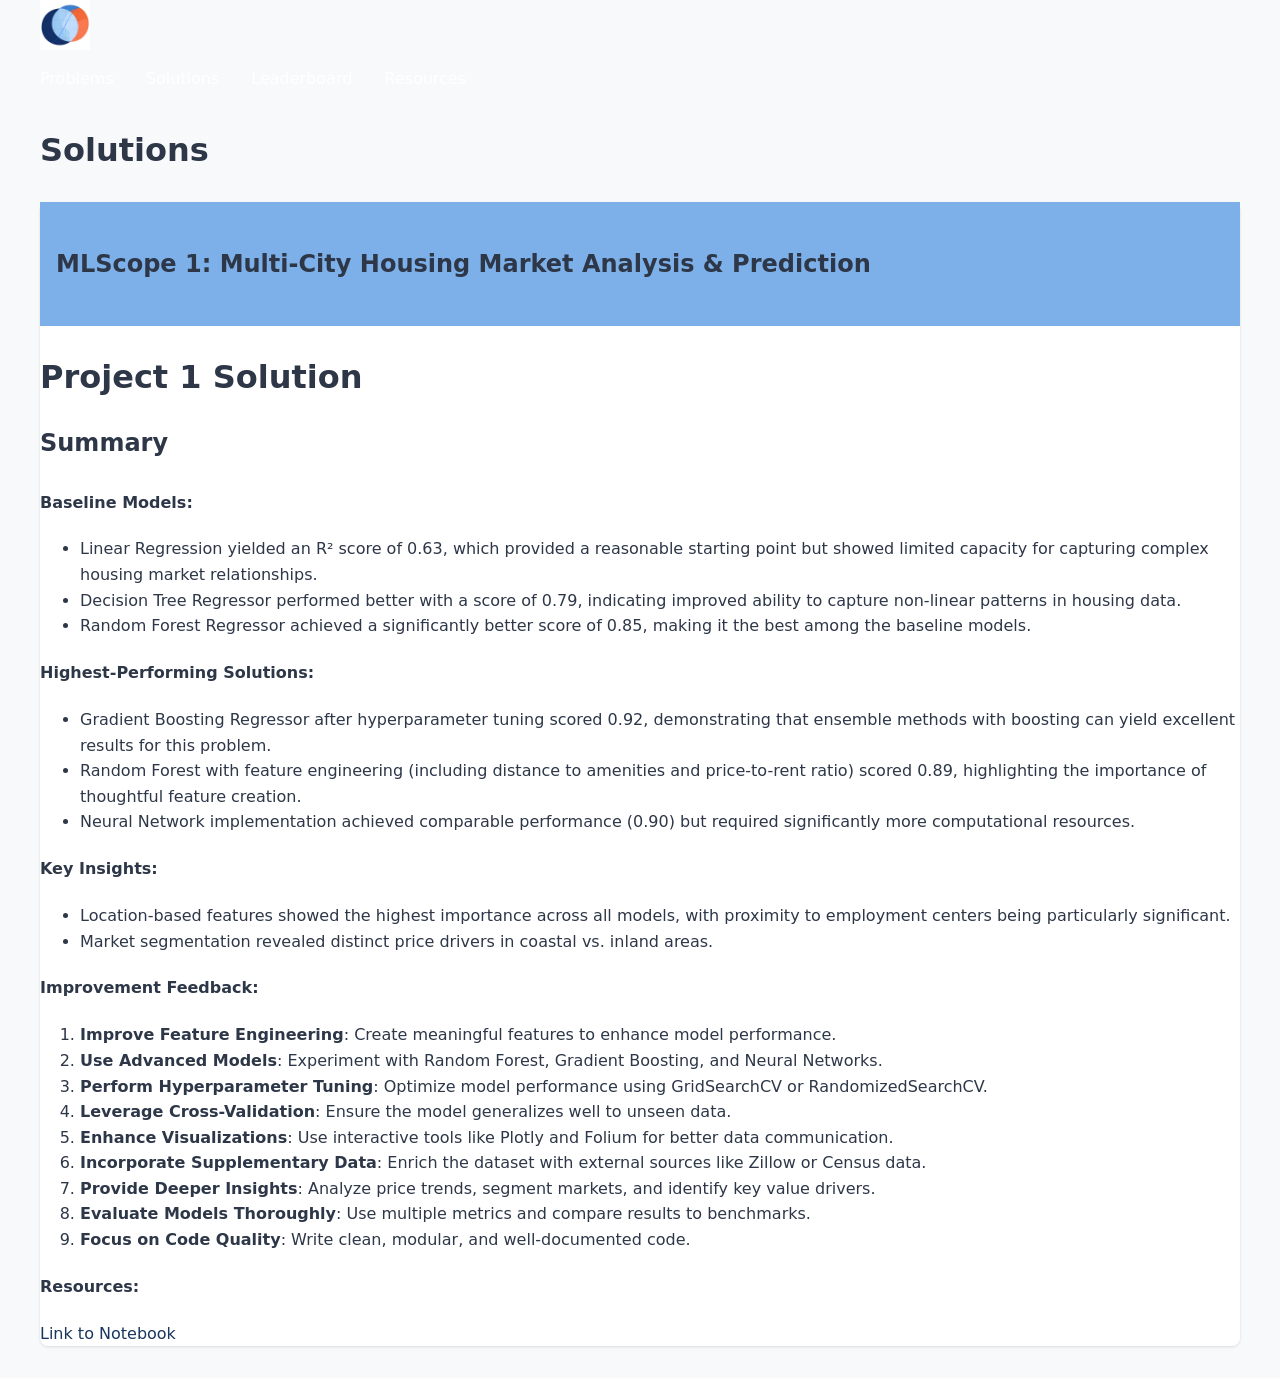
<file: solutions.html>
<!DOCTYPE html>
<html lang="en">
  <head>
    <meta charset="UTF-8" />
    <meta name="viewport" content="width=device-width, initial-scale=1.0" />
    <title>ML-Scope Solutions</title>
    <link rel="icon" type="image/x-icon" href="aida-logo.jpeg" />
    <link rel="stylesheet" href="styles.css" />
  </head>
  <body>
    <nav>
      <div class="container">
        <a href="index.html">
          <img src="aida-logo.jpeg" alt="Logo" class="logo" />
        </a>
        <div class="nav-links">
          <a href="index.html">Problems</a>
          <a href="solutions.html">Solutions</a>
          <a href="leaderboard.html">Leaderboard</a>
          <a href="resources.html">Resources</a>
        </div>
      </div>
    </nav>

    <div class="container">
      <h1>Solutions</h1>
      <div id="content"></div>
    </div>

    <script>
      
      const solutionsData = [
        {
          project: 1,
          title: "Multi-City Housing Market Analysis & Prediction",
          content: `
            <h1>Project 1 Solution</h1>

            <h2>Summary</h2>
            <h4>Baseline Models:</h4>
            <ul>
              <li>Linear Regression yielded an R² score of 0.63, which provided a reasonable starting point but showed limited capacity for capturing complex housing market relationships.</li>
              <li>Decision Tree Regressor performed better with a score of 0.79, indicating improved ability to capture non-linear patterns in housing data.</li>
              <li>Random Forest Regressor achieved a significantly better score of 0.85, making it the best among the baseline models.</li>
            </ul>

            <h4>Highest-Performing Solutions:</h4>
            <ul>
              <li>Gradient Boosting Regressor after hyperparameter tuning scored 0.92, demonstrating that ensemble methods with boosting can yield excellent results for this problem.</li>
              <li>Random Forest with feature engineering (including distance to amenities and price-to-rent ratio) scored 0.89, highlighting the importance of thoughtful feature creation.</li>
              <li>Neural Network implementation achieved comparable performance (0.90) but required significantly more computational resources.</li>
            </ul>

            <h4>Key Insights:</h4>
            <ul>
              <li>Location-based features showed the highest importance across all models, with proximity to employment centers being particularly significant.</li>
              <li>Market segmentation revealed distinct price drivers in coastal vs. inland areas.</li>
            </ul>

            <h4>Improvement Feedback:</h4>
            <ol>
              <li><strong>Improve Feature Engineering</strong>: Create meaningful features to enhance model performance.</li>
              <li><strong>Use Advanced Models</strong>: Experiment with Random Forest, Gradient Boosting, and Neural Networks.</li>
              <li><strong>Perform Hyperparameter Tuning</strong>: Optimize model performance using GridSearchCV or RandomizedSearchCV.</li>
              <li><strong>Leverage Cross-Validation</strong>: Ensure the model generalizes well to unseen data.</li>
              <li><strong>Enhance Visualizations</strong>: Use interactive tools like Plotly and Folium for better data communication.</li>
              <li><strong>Incorporate Supplementary Data</strong>: Enrich the dataset with external sources like Zillow or Census data.</li>
              <li><strong>Provide Deeper Insights</strong>: Analyze price trends, segment markets, and identify key value drivers.</li>
              <li><strong>Evaluate Models Thoroughly</strong>: Use multiple metrics and compare results to benchmarks.</li>
              <li><strong>Focus on Code Quality</strong>: Write clean, modular, and well-documented code.</li>
            </ol>

            <h4>Resources:</h4>
            <a target="_blank" href="https://colab.research.google.com/drive/1FQ5uF8s0F_QIUrfVN2zPZAMZNOHKrtn2?usp=sharing">Link to Notebook</a>
          `,
        },
      ];
    

      // const solutionsData = [];

      function createProjectElement(projectData) {
        const projectElement = document.createElement("div");
        projectElement.className = "project-container";
        projectElement.innerHTML = `
                <div class="project-header">
                    <h2>MLScope ${projectData.project}: ${projectData.title}</h2>
                    <span class="toggle-icon"></span>
                </div>
                <div class="project-content">
                    ${projectData.content}
                </div>
            `;
        return projectElement;
      }

      function toggleProject(projectHeader) {
        projectHeader.classList.toggle("active");
        const content = projectHeader.nextElementSibling;
        content.classList.toggle("active");
      }

      function loadContent(data) {
        const contentDiv = document.getElementById("content");
        contentDiv.innerHTML = "";
        data.forEach((project, index) => {
          const projectElement = createProjectElement(project);
          contentDiv.appendChild(projectElement);

          const projectHeader = projectElement.querySelector(".project-header");
          projectHeader.addEventListener("click", () =>
            toggleProject(projectHeader)
          );

          // Open the last project by default
          if (index === data.length - 1) {
            toggleProject(projectHeader);
          }
        });
      }

      // Determine which page to load based on the current URL
      const currentPage = window.location.pathname.includes("solutions.html")
        ? "solutions"
        : "problems";
      loadContent(currentPage === "solutions" ? solutionsData : problemsData);
    </script>
  </body>
</html>
</file>
<file: styles.css>
:root {
    /* Color Scheme */
    --primary-blue: #1a365d;
    --secondary-blue: #2b5876;
    --accent-orange: #ff6b35;
    --light-accent: #7db0e8;
    --neutral-white: #ffffff;
    --neutral-light: #f8f9fa;
    --neutral-dark: #2d3748;
    --success-green: #38a169;
    --error-red: #e53e3e;

    /* Spacing */
    --space-xs: 0.5rem;
    --space-sm: 1rem;
    --space-md: 2rem;
    --space-lg: 3rem;

    /* Typography */
    --text-base: 1rem;
    --text-lg: 1.125rem;
    --text-xl: 1.25rem;
    --text-2xl: 1.5rem;
    --text-3xl: 2rem;

    /* Shadows */
    --shadow-sm: 0 1px 3px rgba(0,0,0,0.12);
    --shadow-md: 0 4px 6px rgba(0,0,0,0.1);
    --shadow-lg: 0 10px 15px rgba(0,0,0,0.1);
}

/* Base Styles */
body {
    font-family: 'Segoe UI', system-ui, -apple-system, sans-serif;
    line-height: 1.6;
    color: var(--neutral-dark);
    margin: 0;
    background-color: var(--neutral-light);
}

h1, h2, h3 {
    line-height: 1.2;
    margin: var(--space-md) 0;
}

a {
    color: var(--primary-blue);
    text-decoration: none;
    transition: color 0.3s ease;
}

a:hover {
    color: var(--secondary-blue);
    text-decoration: underline;
}

/* Layout */
.container {
    max-width: 1200px;
    margin: 0 auto;
    padding: 0 var(--space-md);
}

.sticky-nav {
    position: sticky;
    top: 0;
    z-index: 1000;
    background-color: var(--primary-blue);
    box-shadow: var(--shadow-md);
}

/* Navigation */
.nav-links {
    display: flex;
    gap: var(--space-md);
    align-items: center;
}

.nav-links a {
    color: var(--neutral-white);
    padding: var(--space-xs) 0;
    position: relative;
}

.nav-links a::after {
    content: '';
    position: absolute;
    bottom: 0;
    left: 0;
    width: 0;
    height: 2px;
    background-color: var(--neutral-white);
    transition: width 0.3s ease;
}

.nav-links a:hover::after {
    width: 100%;
}

/* Hero Section */
.hero-section {
    background: linear-gradient(135deg, var(--primary-blue) 0%, var(--secondary-blue) 100%);
    color: var(--neutral-white);
    padding: var(--space-lg) 0;
    text-align: center;
}

.hero-section h1 {
    color: var(--neutral-white);
    font-size: var(--text-3xl);
    margin-bottom: var(--space-sm);
}

/* Cards */
.section-card {
    background: var(--neutral-white);
    border-radius: 12px;
    padding: var(--space-md);
    margin: var(--space-md) 0;
    box-shadow: var(--shadow-sm);
    transition: transform 0.3s ease, box-shadow 0.3s ease;
}

.section-card:hover {
    transform: translateY(-5px);
    box-shadow: var(--shadow-lg);
}

.icon-header {
    display: flex;
    align-items: center;
    gap: var(--space-sm);
    margin-bottom: var(--space-md);
}

/* Value Propositions */
.value-prop-grid {
    display: grid;
    grid-template-columns: repeat(auto-fit, minmax(250px, 1fr));
    gap: var(--space-md);
    margin: var(--space-lg) 0;
}

.value-card {
    text-align: center;
    padding: var(--space-md);
    background: var(--neutral-light);
    border-radius: 8px;
    transition: transform 0.3s ease;
}

.value-card:hover {
    transform: translateY(-3px);
}

/* Buttons */
.cta-button {
    display: inline-flex;
    align-items: center;
    gap: var(--space-xs);
    background: var(--primary-blue);
    color: var(--neutral-white);
    padding: var(--space-xs) var(--space-md);
    border-radius: 25px;
    transition: background 0.3s ease;
}

.cta-button:hover {
    background: var(--secondary-blue);
    color: var(--neutral-white);
}

/* Accessibility Improvements */
@media (prefers-reduced-motion: reduce) {
    * {
        transition: none !important;
    }
}

:focus-visible {
    outline: 2px solid var(--accent-orange);
    outline-offset: 2px;
}

/* Responsive Design */
@media (max-width: 768px) {
    .container {
        padding: 0 var(--space-sm);
    }
    
    .nav-links {
        gap: var(--space-sm);
    }
    
    .hero-section {
        padding: var(--space-md) 0;
    }
    
    .value-prop-grid {
        grid-template-columns: 1fr;
    }
}

@media (max-width: 480px) {
    .nav-links {
        flex-direction: column;
        align-items: flex-start;
    }
    
    .logo {
        width: 40px;
        height: 40px;
    }
}

/* Existing Components (preserved with improvements) */
.project-container, .leaderboard {
    background: var(--neutral-white);
    border-radius: 8px;
    margin-bottom: var(--space-md);
    box-shadow: var(--shadow-sm);
}

.project-header {
    background: var(--light-accent);
    padding: var(--space-sm);
}

.leaderboard-item {
    padding: var(--space-sm) 0;
}

.logo {
  width: 50px;
  height: 50px;
}
/* Add to existing styles.css */
.resource-section {
  margin: var(--space-lg) 0;
}

.resource-item {
  background: var(--neutral-white);
  border-radius: 8px;
  padding: var(--space-md);
  margin: var(--space-md) 0;
  box-shadow: var(--shadow-sm);
}

.video-container {
  position: relative;
  padding-bottom: 56.25%;
  height: 0;
  overflow: hidden;
  margin: var(--space-sm) 0;
}

.video-container iframe {
  position: absolute;
  top: 0;
  left: 0;
  width: 100%;
  height: 100%;
  border-radius: 8px;
}

.benefits-list {
  list-style: none;
  padding-left: 0;
}

.benefits-list li {
  display: flex;
  align-items: center;
  gap: var(--space-xs);
  margin: var(--space-xs) 0;
}

pre {
  background: var(--neutral-dark);
  color: var(--neutral-white);
  padding: var(--space-md);
  border-radius: 8px;
  overflow-x: auto;
}

.code-container {
  position: relative;
  margin: var(--space-md) 0;
}

.copy-button {
  position: absolute;
  top: var(--space-xs);
  right: var(--space-xs);
  background: rgba(255,255,255,0.1);
  border: none;
  color: var(--neutral-white);
  padding: var(--space-xs) var(--space-sm);
  border-radius: 4px;
  cursor: pointer;
}
</file>
